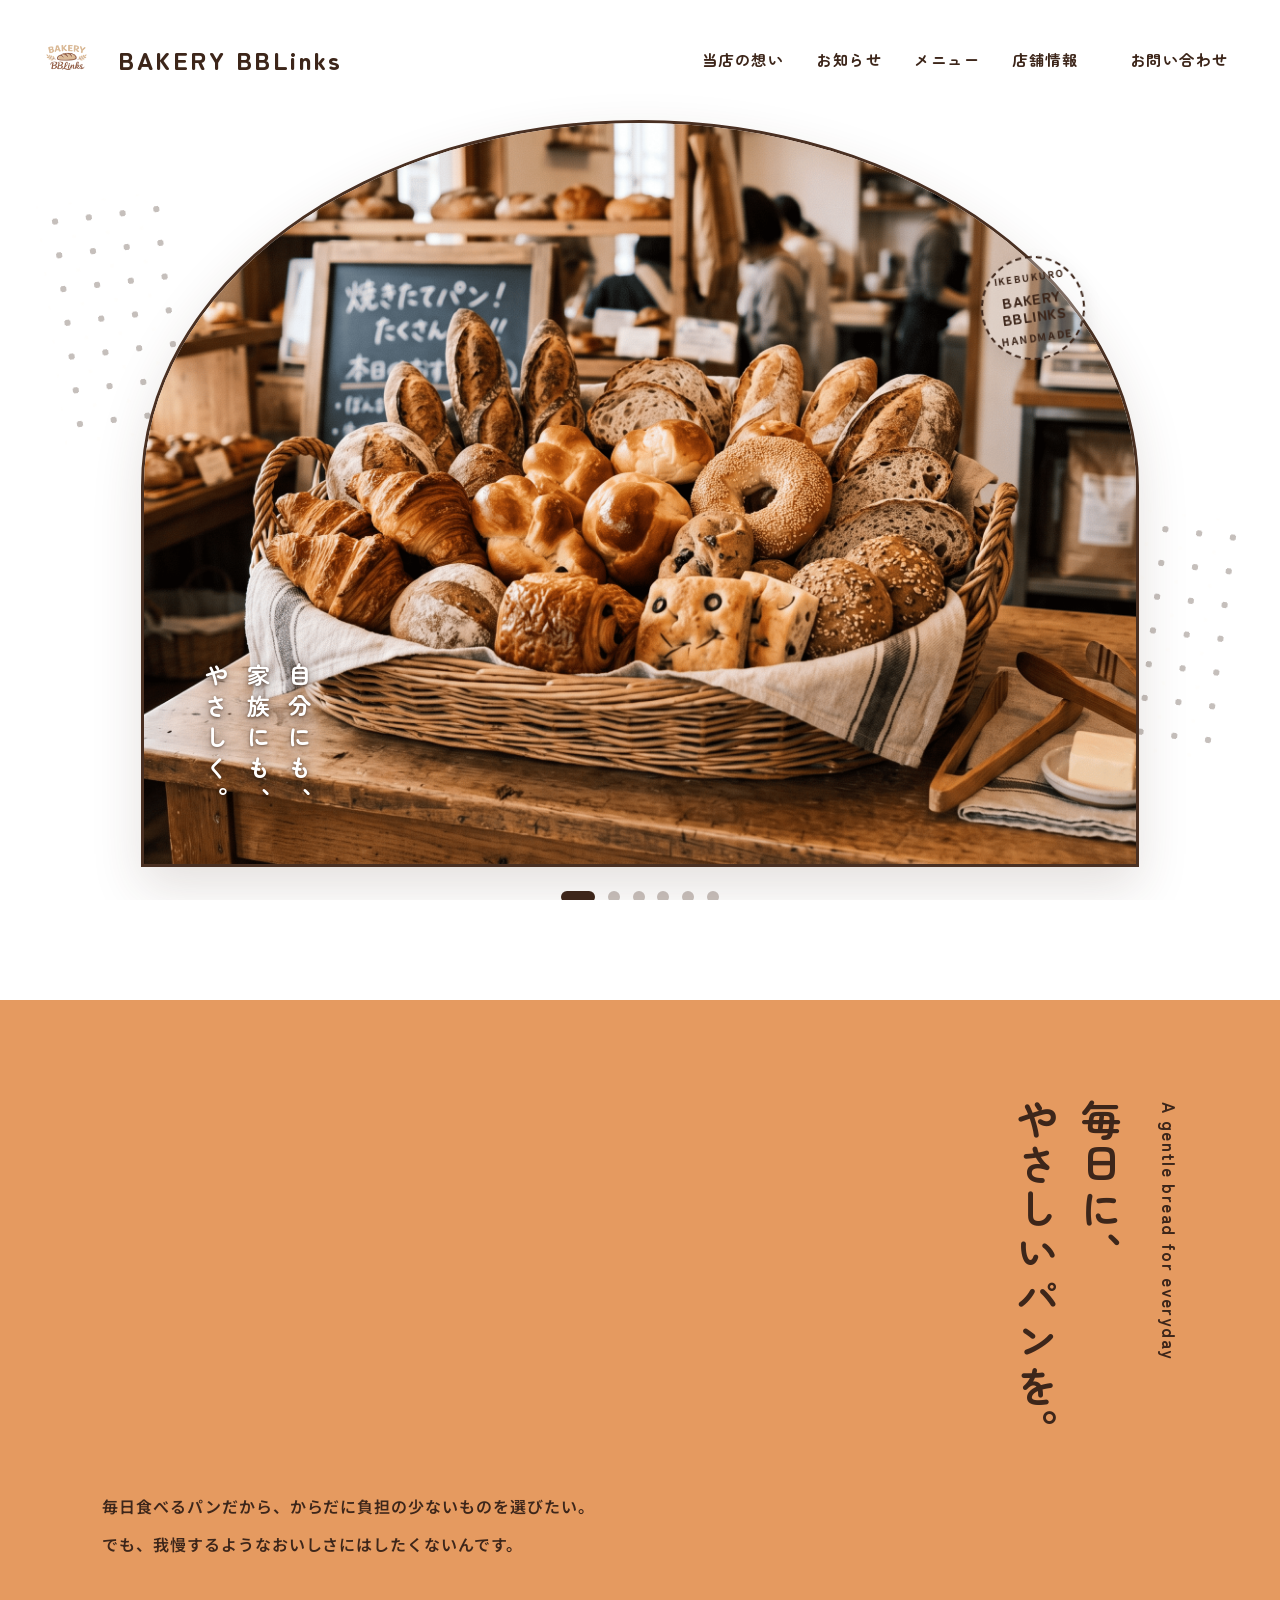
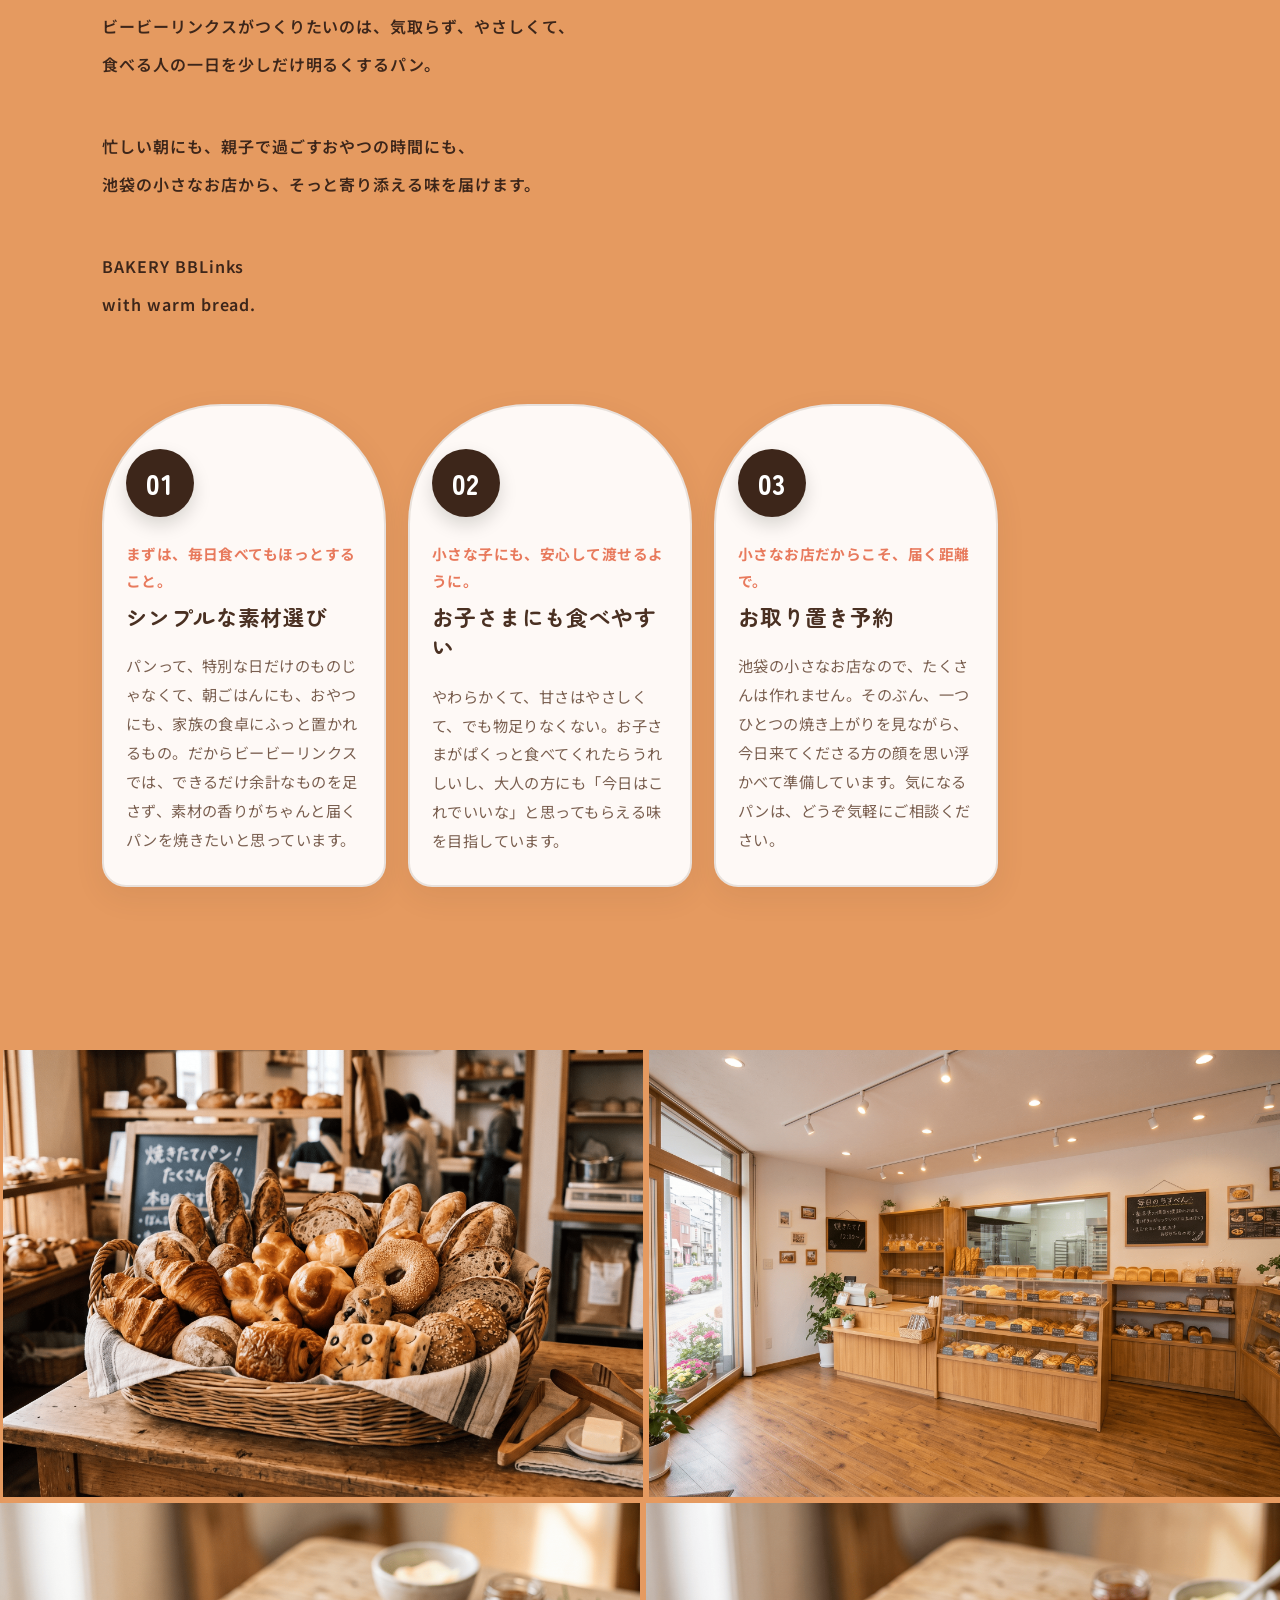
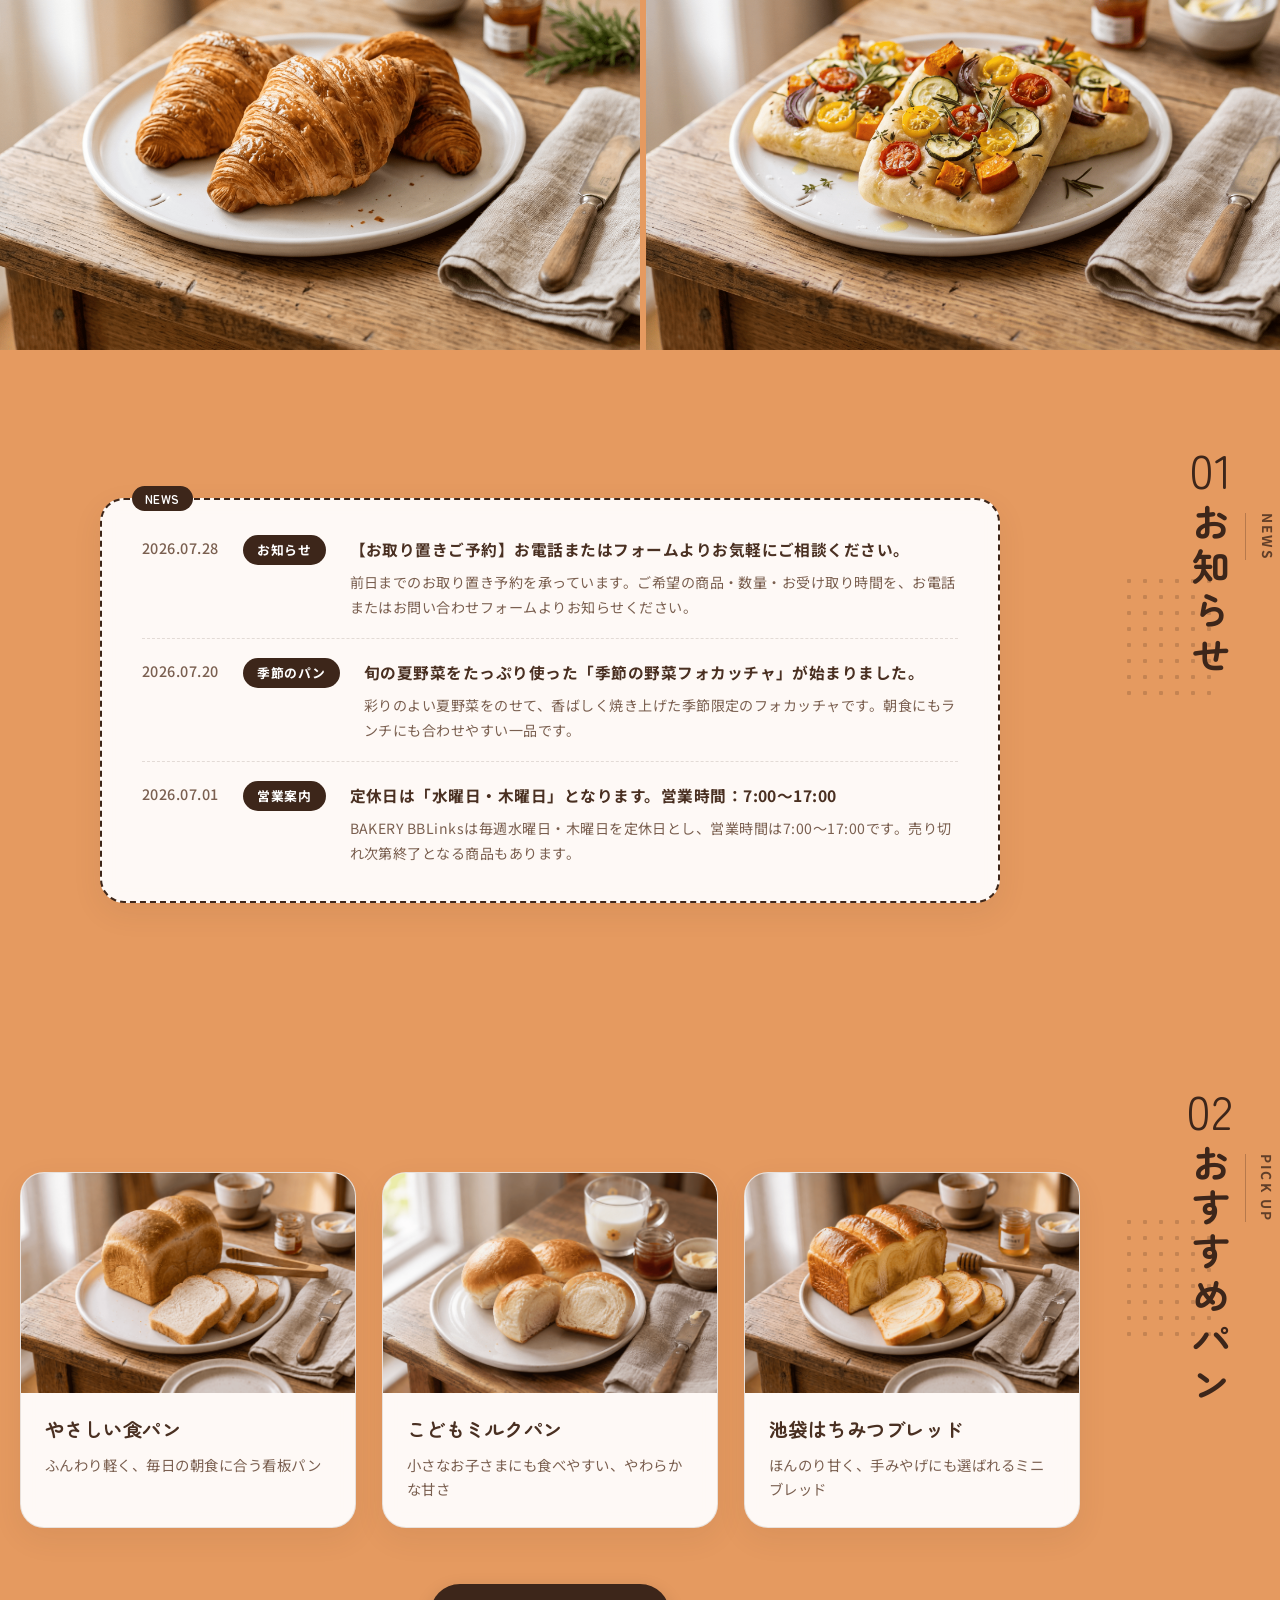
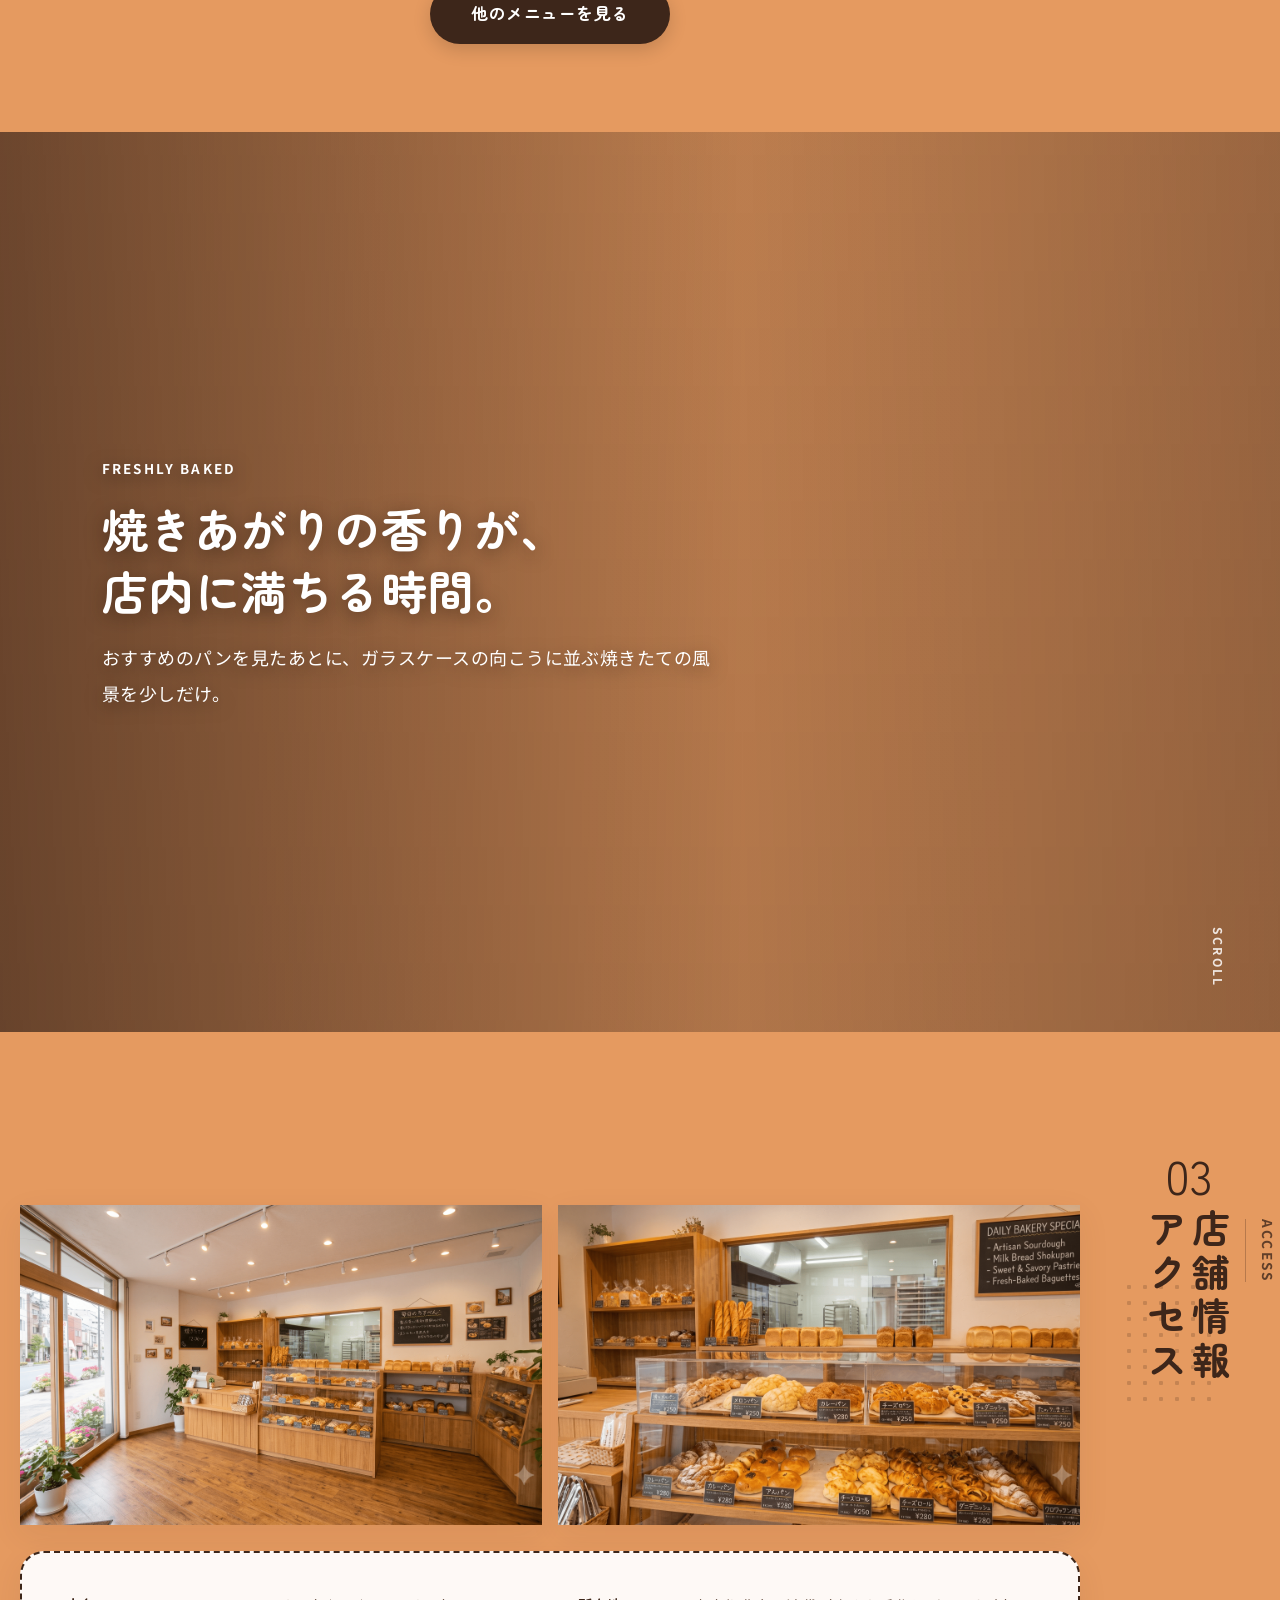
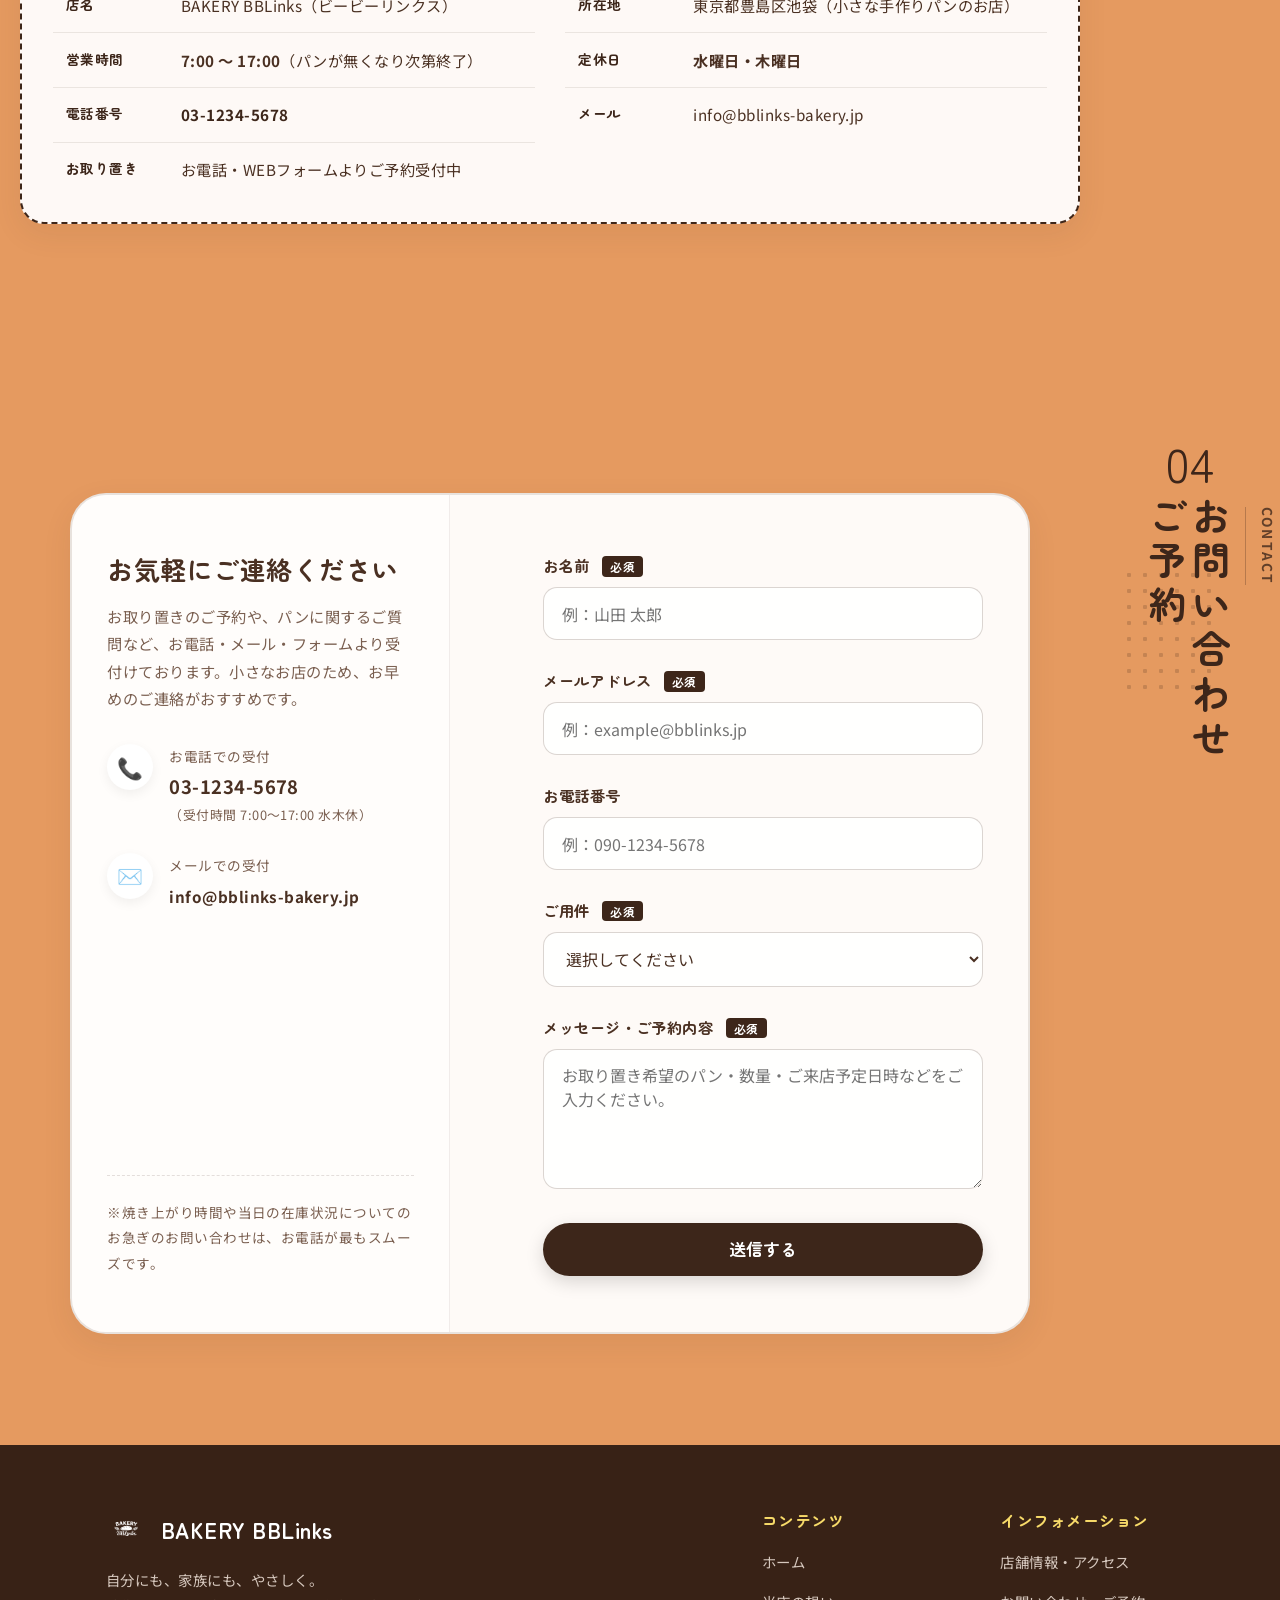
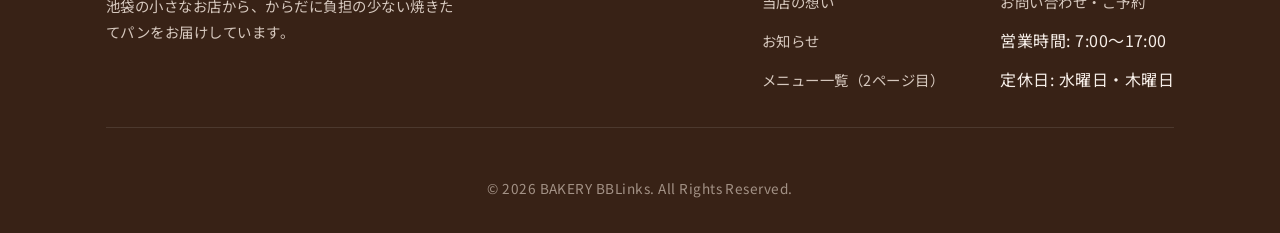
<file: index.html>
<!DOCTYPE html>
<html lang="ja">

<head>
  <meta charset="UTF-8">
  <meta name="viewport" content="width=device-width, initial-scale=1.0">
  <title>BAKERY BBLinks | 池袋のからだにやさしい手作りパン屋さん</title>
  <meta name="description"
    content="池袋の小さなお店 BAKERY BBLinks。毎日の食卓にそっと寄り添う、からだに負担の少ないシンプルで美味しいパンをお届けします。営業時間7:00～17:00（水木定休）。">
  <link rel="stylesheet" href="css/styles.css">
</head>

<body>

  <!-- flore.tokyo Exact Replication Hero Section -->
  <section class="flore-hero-section">
    <!-- Side Decorative Arch Background Shapes -->
    <div class="flore-side-arch flore-side-arch-left"></div>
    <div class="flore-side-arch flore-side-arch-right"></div>
    <div class="flore-side-dots flore-side-dots-left"></div>
    <div class="flore-side-dots flore-side-dots-right"></div>

    <!-- Top Navigation Bar -->
    <div class="flore-top-bar">
      <a href="index.html" class="flore-logo-area">
        <img src="images/店舗ロゴ.png" alt="BAKERY BBLinks ロゴ">
        <span class="flore-logo-title">BAKERY BBLinks</span>
      </a>

      <button class="flore-mobile-toggle" id="mobileMenuToggle" aria-label="メニューを開く">☰</button>

      <nav id="mainNav">
        <ul class="flore-nav-list">
          <li><a href="#concept" class="flore-nav-link">当店の想い</a></li>
          <li><a href="#news" class="flore-nav-link">お知らせ</a></li>
          <li><a href="menu.html" class="flore-nav-link">メニュー</a></li>
          <li><a href="#access" class="flore-nav-link">店舗情報</a></li>
          <li><a href="#contact" class="flore-nav-link"
              style="background: rgba(255,255,255,0.4); padding: 0.4rem 1.2rem; border-radius: 99px;">お問い合わせ</a></li>
        </ul>
      </nav>
    </div>

    <!-- Main Stage Grid: Center Arch Window Slider -->
    <div class="flore-hero-stage">

      <!-- Center Area: Big Arch Window Photo Frame (7-second Slider) -->
      <div class="flore-center-arch-frame">
        <!-- Floating Butterfly / Character Decoration -->
        <div class="flore-char-decoration">
          <img src="images/imageキャラクター.png" alt="BBLinks キャラクター">
        </div>

        <!-- 7-second Photo Slider -->
        <div class="flore-slider-wrapper">
          <!-- Slide 1 -->
          <div class="arch-slide active">
            <img src="images/パン1.png" alt="BAKERY BBLinks 焼きたてパン">
          </div>
          <!-- Slide 2 -->
          <div class="arch-slide">
            <img src="images/店内1.png" alt="BAKERY BBLinks 店内の様子">
          </div>
          <!-- Slide 3 -->
          <div class="arch-slide">
            <img src="images/やさしい食パン.png" alt="看板メニュー やさしい食パン">
          </div>
          <!-- Slide 4 -->
          <div class="arch-slide">
            <img src="images/クロワッサン.png" alt="発酵バターのクロワッサン">
          </div>
          <!-- Slide 5 -->
          <div class="arch-slide">
            <img src="images/季節の野菜フォカッチャ.png" alt="季節の野菜フォカッチャ">
          </div>
          <!-- Slide 6 -->
          <div class="arch-slide">
            <img src="images/店内_ガラスケースのアップ写真.png" alt="ガラスケースのパンたち">
          </div>
        </div>

        <!-- Overlay Copy ("自分にも、家族にも、やさしく。") -->
        <div class="flore-left-copy">
          <div class="flore-vertical-text">自分にも、<br>家族にも、<br>やさしく。</div>
        </div>

      </div>

      <!-- Overlay Stamp Badge ("IKEBUKURO / BBLINKS") -->
      <div class="flore-right-badge-area">
        <div class="flore-circle-badge">
          <span class="sub">IKEBUKURO</span>
          <span class="main-txt">BAKERY<br>BBLINKS</span>
          <span class="sub" style="font-size: 0.65rem;">HANDMADE</span>
        </div>
      </div>

    </div>

    <!-- Bottom Dots & Action Buttons -->
    <div class="flore-hero-footer">
      <div class="arch-slider-dots" id="archSliderDots"></div>
    </div>
  </section>

  <main id="contents" class="page-contents">
    <!-- Concept Section (Must Include Full Designated Text) -->
    <section class="concept-section" id="concept">
      <div class="concept-title-rail">
        <div class="concept-copy-area">
          <p class="concept-copy-en">A gentle bread for everyday</p>
          <h2 class="concept-copy">毎日に、<br>やさしいパンを。</h2>
        </div>
      </div>

      <div class="concept-text">
        <p>毎日食べるパンだから、からだに負担の少ないものを選びたい。<br class="pc-only">でも、我慢するようなおいしさにはしたくないんです。</p>
        <p>ビービーリンクスがつくりたいのは、気取らず、やさしくて、<br class="pc-only">食べる人の一日を少しだけ明るくするパン。</p>
        <p>忙しい朝にも、親子で過ごすおやつの時間にも、<br class="pc-only">池袋の小さなお店から、そっと寄り添える味を届けます。</p>
        <p>BAKERY BBLinks<br>with warm bread.</p>
      </div>

      <div class="concept-points-inline">
        <div class="points-grid">
          <div class="arch-point-card">
            <div class="point-num-badge">01</div>
            <div class="point-sub">まずは、毎日食べてもほっとすること。</div>
            <h3 class="point-title">シンプルな素材選び</h3>
            <p class="point-desc">
              パンって、特別な日だけのものじゃなくて、朝ごはんにも、おやつにも、家族の食卓にふっと置かれるもの。だからビービーリンクスでは、できるだけ余計なものを足さず、素材の香りがちゃんと届くパンを焼きたいと思っています。
            </p>
          </div>

          <div class="arch-point-card">
            <div class="point-num-badge">02</div>
            <div class="point-sub">小さな子にも、安心して渡せるように。</div>
            <h3 class="point-title">お子さまにも食べやすい</h3>
            <p class="point-desc">
              やわらかくて、甘さはやさしくて、でも物足りなくない。お子さまがぱくっと食べてくれたらうれしいし、大人の方にも「今日はこれでいいな」と思ってもらえる味を目指しています。
            </p>
          </div>

          <div class="arch-point-card">
            <div class="point-num-badge">03</div>
            <div class="point-sub">小さなお店だからこそ、届く距離で。</div>
            <h3 class="point-title">お取り置き予約</h3>
            <p class="point-desc">
              池袋の小さなお店なので、たくさんは作れません。そのぶん、一つひとつの焼き上がりを見ながら、今日来てくださる方の顔を思い浮かべて準備しています。気になるパンは、どうぞ気軽にご相談ください。
            </p>
          </div>
        </div>
      </div>
    </section>

    <section class="concept-imgarea" aria-label="BAKERY BBLinksのパンと店内風景">
      <div class="scroll-infinity-wrap">
        <ul class="scroll-infinity-list scroll-infinity-list-left">
          <li class="scroll-infinity-item"><img src="images/パン1.png" alt="焼きたてパン"></li>
          <li class="scroll-infinity-item"><img src="images/店内1.png" alt="店内風景"></li>
          <li class="scroll-infinity-item"><img src="images/やさしい食パン.png" alt="やさしい食パン"></li>
          <li class="scroll-infinity-item"><img src="images/クロワッサン.png" alt="クロワッサン"></li>
          <li class="scroll-infinity-item"><img src="images/季節の野菜フォカッチャ.png" alt="季節の野菜フォカッチャ"></li>
          <li class="scroll-infinity-item"><img src="images/店内_ガラスケースのアップ写真.png" alt="ガラスケースのパン"></li>
          <li class="scroll-infinity-item"><img src="images/パン1.png" alt=""></li>
          <li class="scroll-infinity-item"><img src="images/店内1.png" alt=""></li>
          <li class="scroll-infinity-item"><img src="images/やさしい食パン.png" alt=""></li>
          <li class="scroll-infinity-item"><img src="images/クロワッサン.png" alt=""></li>
          <li class="scroll-infinity-item"><img src="images/季節の野菜フォカッチャ.png" alt=""></li>
          <li class="scroll-infinity-item"><img src="images/店内_ガラスケースのアップ写真.png" alt=""></li>
        </ul>
      </div>

      <div class="scroll-infinity-wrap">
        <ul class="scroll-infinity-list scroll-infinity-list-right">
          <li class="scroll-infinity-item"><img src="images/クロワッサン.png" alt=""></li>
          <li class="scroll-infinity-item"><img src="images/季節の野菜フォカッチャ.png" alt=""></li>
          <li class="scroll-infinity-item"><img src="images/店内_ガラスケースのアップ写真.png" alt=""></li>
          <li class="scroll-infinity-item"><img src="images/パン1.png" alt=""></li>
          <li class="scroll-infinity-item"><img src="images/店内1.png" alt=""></li>
          <li class="scroll-infinity-item"><img src="images/やさしい食パン.png" alt=""></li>
          <li class="scroll-infinity-item"><img src="images/クロワッサン.png" alt=""></li>
          <li class="scroll-infinity-item"><img src="images/季節の野菜フォカッチャ.png" alt=""></li>
          <li class="scroll-infinity-item"><img src="images/店内_ガラスケースのアップ写真.png" alt=""></li>
          <li class="scroll-infinity-item"><img src="images/パン1.png" alt=""></li>
          <li class="scroll-infinity-item"><img src="images/店内1.png" alt=""></li>
          <li class="scroll-infinity-item"><img src="images/やさしい食パン.png" alt=""></li>
        </ul>
      </div>
    </section>

    <!-- News Section -->
    <section class="news-section" id="news">
      <div class="container">
        <div class="section-title">
          <span class="en">News</span>
          <h2 class="ja">お知らせ</h2>
        </div>

        <div class="news-card">
          <ul class="news-list">
            <li class="news-item">
              <span class="news-date">2026.07.28</span>
              <span class="news-tag">お知らせ</span>
              <div class="news-content">
                <a href="#news-modal" class="news-text news-popup-trigger" data-news-date="2026.07.28"
                  data-news-tag="お知らせ" data-news-title="【お取り置きご予約】お電話またはフォームよりお気軽にご相談ください。"
                  data-news-body="前日までのお取り置き予約を承っています。ご希望の商品・数量・お受け取り時間を、お電話またはお問い合わせフォームよりお知らせください。焼き上がり状況によりご希望に添えない場合もありますが、できるだけご用意できるようにいたします。">【お取り置きご予約】お電話またはフォームよりお気軽にご相談ください。</a>
                <p class="news-excerpt">前日までのお取り置き予約を承っています。ご希望の商品・数量・お受け取り時間を、お電話またはお問い合わせフォームよりお知らせください。</p>
              </div>
            </li>
            <li class="news-item">
              <span class="news-date">2026.07.20</span>
              <span class="news-tag">季節のパン</span>
              <div class="news-content">
                <a href="#news-modal" class="news-text news-popup-trigger" data-news-date="2026.07.20"
                  data-news-tag="季節のパン" data-news-title="旬の夏野菜をたっぷり使った「季節の野菜フォカッチャ」が始まりました。"
                  data-news-body="彩りのよい夏野菜をのせて、香ばしく焼き上げた季節限定のフォカッチャです。朝食にもランチにも合わせやすい、やさしい塩気の一品です。数量限定のため、気になる方は早めの時間帯がおすすめです。">旬の夏野菜をたっぷり使った「季節の野菜フォカッチャ」が始まりました。</a>
                <p class="news-excerpt">彩りのよい夏野菜をのせて、香ばしく焼き上げた季節限定のフォカッチャです。朝食にもランチにも合わせやすい一品です。</p>
              </div>
            </li>
            <li class="news-item">
              <span class="news-date">2026.07.01</span>
              <span class="news-tag">営業案内</span>
              <div class="news-content">
                <a href="#news-modal" class="news-text news-popup-trigger" data-news-date="2026.07.01"
                  data-news-tag="営業案内" data-news-title="定休日は「水曜日・木曜日」となります。営業時間：7:00～17:00"
                  data-news-body="BAKERY BBLinksは毎週水曜日・木曜日を定休日とし、営業時間は7:00〜17:00です。売り切れ次第終了となる商品もありますので、まとまった数をご希望の場合は事前のご相談がおすすめです。">定休日は「水曜日・木曜日」となります。営業時間：7:00～17:00</a>
                <p class="news-excerpt">BAKERY BBLinksは毎週水曜日・木曜日を定休日とし、営業時間は7:00〜17:00です。売り切れ次第終了となる商品もあります。</p>
              </div>
            </li>
          </ul>
        </div>
      </div>
    </section>

    <div class="news-modal" id="newsModal" aria-hidden="true">
      <div class="news-modal-backdrop" data-news-modal-close></div>
      <div class="news-modal-dialog" role="dialog" aria-modal="true" aria-labelledby="newsModalTitle">
        <button class="news-modal-close" type="button" aria-label="ポップアップを閉じる" data-news-modal-close>×</button>
        <div class="news-modal-meta">
          <span class="news-modal-date" id="newsModalDate"></span>
          <span class="news-modal-tag" id="newsModalTag"></span>
        </div>
        <h3 class="news-modal-title" id="newsModalTitle"></h3>
        <p class="news-modal-body" id="newsModalBody"></p>
        <img src="images/imageキャラクター.png" alt="BAKERY BBLinks キャラクター" class="news-modal-character">
      </div>
    </div>

    <!-- Pick Up / Recommendation Section -->
    <section class="featured-section section-padding">
      <div class="container">
        <div class="section-title">
          <span class="en">Pick Up</span>
          <h2 class="ja">おすすめパン</h2>
        </div>

        <div class="menu-cards-grid">
          <!-- やさしい食パン -->
          <div class="menu-card">
            <div class="menu-card-img-wrap">
              <img src="images/やさしい食パン.png" alt="やさしい食パン" class="menu-card-img">
            </div>
            <div class="menu-card-body">
              <h3 class="menu-card-title">やさしい食パン</h3>
              <p class="menu-card-desc">ふんわり軽く、毎日の朝食に合う看板パン</p>
            </div>
          </div>

          <!-- こどもミルクパン -->
          <div class="menu-card">
            <div class="menu-card-img-wrap">
              <img src="images/こどもミルクパン.png" alt="こどもミルクパン" class="menu-card-img">
            </div>
            <div class="menu-card-body">
              <h3 class="menu-card-title">こどもミルクパン</h3>
              <p class="menu-card-desc">小さなお子さまにも食べやすい、やわらかな甘さ</p>
            </div>
          </div>

          <!-- 池袋はちみつブレッド -->
          <div class="menu-card">
            <div class="menu-card-img-wrap">
              <img src="images/池袋はちみつブレッド.png" alt="池袋はちみつブレッド" class="menu-card-img">
            </div>
            <div class="menu-card-body">
              <h3 class="menu-card-title">池袋はちみつブレッド</h3>
              <p class="menu-card-desc">ほんのり甘く、手みやげにも選ばれるミニブレッド</p>
            </div>
          </div>
        </div>

        <div class="btn-center-wrap">
          <a href="menu.html" class="btn-primary">他のメニューを見る</a>
        </div>
      </div>
    </section>

    <!-- Full Screen Bakery Scene Section -->
    <section class="bakery-immersive-section" aria-label="焼きたてパンの風景">
      <div class="bakery-immersive-fixed" role="img" aria-label="ガラスケースに並ぶ焼きたてパン">
        <div class="bakery-immersive-copy">
          <span class="bakery-immersive-kicker">Freshly Baked</span>
          <h2>焼きあがりの香りが、<br>店内に満ちる時間。</h2>
          <p>おすすめのパンを見たあとに、ガラスケースの向こうに並ぶ焼きたての風景を少しだけ。</p>
        </div>
        <div class="bakery-immersive-scroll">SCROLL</div>
      </div>
    </section>

    <!-- Store Info & Access Section -->
    <section class="store-info-section section-padding" id="access">
      <div class="container">
        <div class="section-title">
          <span class="en">Access</span>
          <h2 class="ja">店舗情報<br>アクセス</h2>
        </div>

        <div class="store-card-wrapper">
          <div class="store-grid">
            <div class="store-gallery" aria-label="BAKERY BBLinksの店内写真">
              <img src="images/店内1.png" alt="BAKERY BBLinks 店内" class="gallery-img">
              <img src="images/店内_ガラスケースのアップ写真.png" alt="ガラスケースのパン" class="gallery-img">
            </div>

            <div class="store-info-panel">
              <table class="store-detail-table">
                <tr>
                  <th>店名</th>
                  <td>BAKERY BBLinks（ビービーリンクス）</td>
                </tr>
                <tr>
                  <th>所在地</th>
                  <td>東京都豊島区池袋（小さな手作りパンのお店）</td>
                </tr>
                <tr>
                  <th>営業時間</th>
                  <td><strong>7:00 ～ 17:00</strong>（パンが無くなり次第終了）</td>
                </tr>
                <tr>
                  <th>定休日</th>
                  <td><strong>水曜日・木曜日</strong></td>
                </tr>
                <tr>
                  <th>電話番号</th>
                  <td><a href="tel:03-1234-5678"
                      style="color: var(--text-flore-dark); font-weight: bold;">03-1234-5678</a></td>
                </tr>
                <tr>
                  <th>メール</th>
                  <td><a href="mailto:info@bblinks-bakery.jp">info@bblinks-bakery.jp</a></td>
                </tr>
                <tr>
                  <th>お取り置き</th>
                  <td>お電話・WEBフォームよりご予約受付中</td>
                </tr>
              </table>
            </div>
          </div>
        </div>
      </div>
    </section>

    <!-- Contact Form Section -->
    <section class="contact-section section-padding" id="contact">
      <div class="container">
        <div class="section-title">
          <span class="en">Contact</span>
          <h2 class="ja">お問い合わせ<br>ご予約</h2>
        </div>

        <div class="contact-wrapper">
          <!-- Contact Direct Info -->
          <div class="contact-info-box">
            <div>
              <h3 class="contact-info-title">お気軽にご連絡ください</h3>
              <p class="contact-info-desc">
                お取り置きのご予約や、パンに関するご質問など、お電話・メール・フォームより受付けております。小さなお店のため、お早めのご連絡がおすすめです。
              </p>
              <div class="contact-direct-list">
                <div class="contact-direct-item">
                  <div class="contact-icon">📞</div>
                  <div>
                    <div class="contact-direct-label">お電話での受付</div>
                    <div class="contact-direct-val"><a href="tel:03-1234-5678">03-1234-5678</a></div>
                    <div style="font-size: 0.8rem; color: var(--text-muted);">（受付時間 7:00〜17:00 水木休）</div>
                  </div>
                </div>

                <div class="contact-direct-item">
                  <div class="contact-icon">✉️</div>
                  <div>
                    <div class="contact-direct-label">メールでの受付</div>
                    <div class="contact-direct-val"><a href="mailto:info@bblinks-bakery.jp"
                        style="font-size: 0.95rem;">info@bblinks-bakery.jp</a></div>
                  </div>
                </div>
              </div>
            </div>

            <div style="margin-top: 2rem; padding-top: 1.5rem; border-top: 1px dashed rgba(74, 48, 34, 0.15);">
              <p style="font-size: 0.85rem; color: var(--text-muted);">
                ※焼き上がり時間や当日の在庫状況についてのお急ぎのお問い合わせは、お電話が最もスムーズです。
              </p>
            </div>
          </div>

          <!-- Form Area -->
          <div class="contact-form-box">
            <div id="formSuccessMessage" role="status" aria-live="polite"
              style="display: none; background: rgba(255,255,255,0.9); border: 2px solid var(--text-flore-dark); padding: 1.2rem; border-radius: var(--border-radius-sm); margin-bottom: 1.5rem; text-align: center;">
              <p style="font-weight: bold; color: var(--text-flore-dark);">送信完了しました</p>
              <p style="font-size: 0.9rem; margin-top: 0.4rem;">内容を確認次第、折り返しご連絡いたします。</p>
            </div>

            <form id="bakeryContactForm">
              <input type="hidden" name="access_key" value="2ae0ad49-0ae6-4089-946b-30d89a0eb9bd">
              <input type="hidden" name="subject" value="BAKERY BBLinks お問い合わせフォーム">
              <input type="hidden" name="from_name" value="BAKERY BBLinks Webサイト">
              <div class="form-group">
                <label for="userName" class="form-label">お名前 <span class="required">必須</span></label>
                <input type="text" id="userName" name="name" class="form-control" placeholder="例：山田 太郎" required>
              </div>

              <div class="form-group">
                <label for="userEmail" class="form-label">メールアドレス <span class="required">必須</span></label>
                <input type="email" id="userEmail" name="email" class="form-control" placeholder="例：example@bblinks.jp" required>
              </div>

              <div class="form-group">
                <label for="userPhone" class="form-label">お電話番号</label>
                <input type="tel" id="userPhone" name="phone" class="form-control" placeholder="例：090-1234-5678">
              </div>

              <div class="form-group">
                <label for="contactType" class="form-label">ご用件 <span class="required">必須</span></label>
                <select id="contactType" name="contact_type" class="form-control" required>
                  <option value="">選択してください</option>
                  <option value="取り置き予約">パンのお取り置き予約</option>
                  <option value="商品について">商品・アレルギーに関するご質問</option>
                  <option value="その他">その他のお問い合わせ</option>
                </select>
              </div>

              <div class="form-group">
                <label for="userMessage" class="form-label">メッセージ・ご予約内容 <span class="required">必須</span></label>
                <textarea id="userMessage" name="message" class="form-control" placeholder="お取り置き希望のパン・数量・ご来店予定日時などをご入力ください。"
                  required></textarea>
              </div>

              <button type="submit" class="btn-primary" style="width: 100%; justify-content: center;">送信する</button>
            </form>
          </div>
        </div>
      </div>
    </section>

  </main>

  <!-- Footer Section -->
  <footer class="site-footer">
    <div class="container">
      <div class="footer-content">
        <div class="footer-brand">
          <div class="footer-logo">
            <img src="images/店舗ロゴ.png" alt="BAKERY BBLinks">
            <span>BAKERY BBLinks</span>
          </div>
          <p class="footer-desc">
            自分にも、家族にも、やさしく。<br>
            池袋の小さなお店から、からだに負担の少ない焼きたてパンをお届けしています。
          </p>
        </div>

        <div class="footer-links">
          <div class="footer-links-col">
            <h4>コンテンツ</h4>
            <ul class="footer-nav-list">
              <li><a href="index.html">ホーム</a></li>
              <li><a href="#concept">当店の想い</a></li>
              <li><a href="#news">お知らせ</a></li>
              <li><a href="menu.html">メニュー一覧（2ページ目）</a></li>
            </ul>
          </div>

          <div class="footer-links-col">
            <h4>インフォメーション</h4>
            <ul class="footer-nav-list">
              <li><a href="#access">店舗情報・アクセス</a></li>
              <li><a href="#contact">お問い合わせ・ご予約</a></li>
              <li>営業時間: 7:00〜17:00</li>
              <li>定休日: 水曜日・木曜日</li>
            </ul>
          </div>
        </div>
      </div>

      <div class="footer-copyright">
        &copy; 2026 BAKERY BBLinks. All Rights Reserved.
      </div>
    </div>
  </footer>

  <script src="js/main.js"></script>
</body>

</html>
</file>
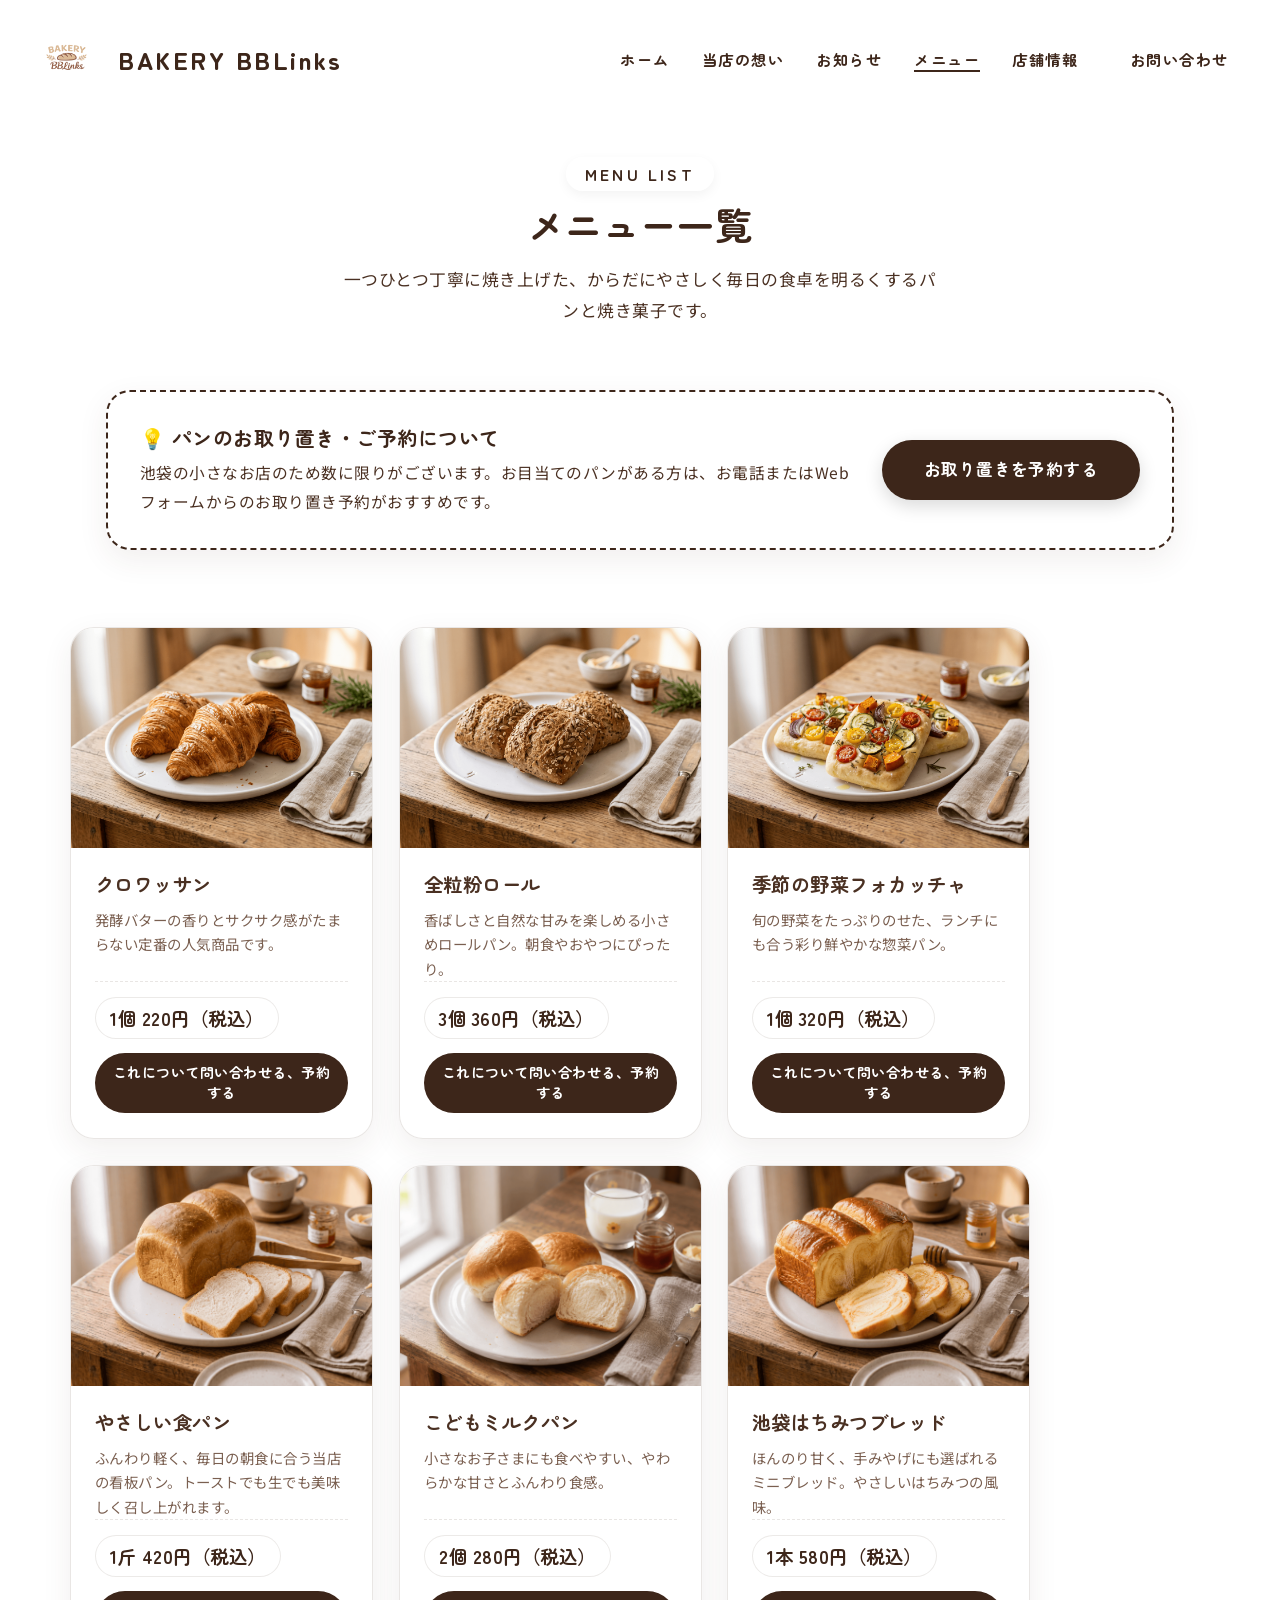
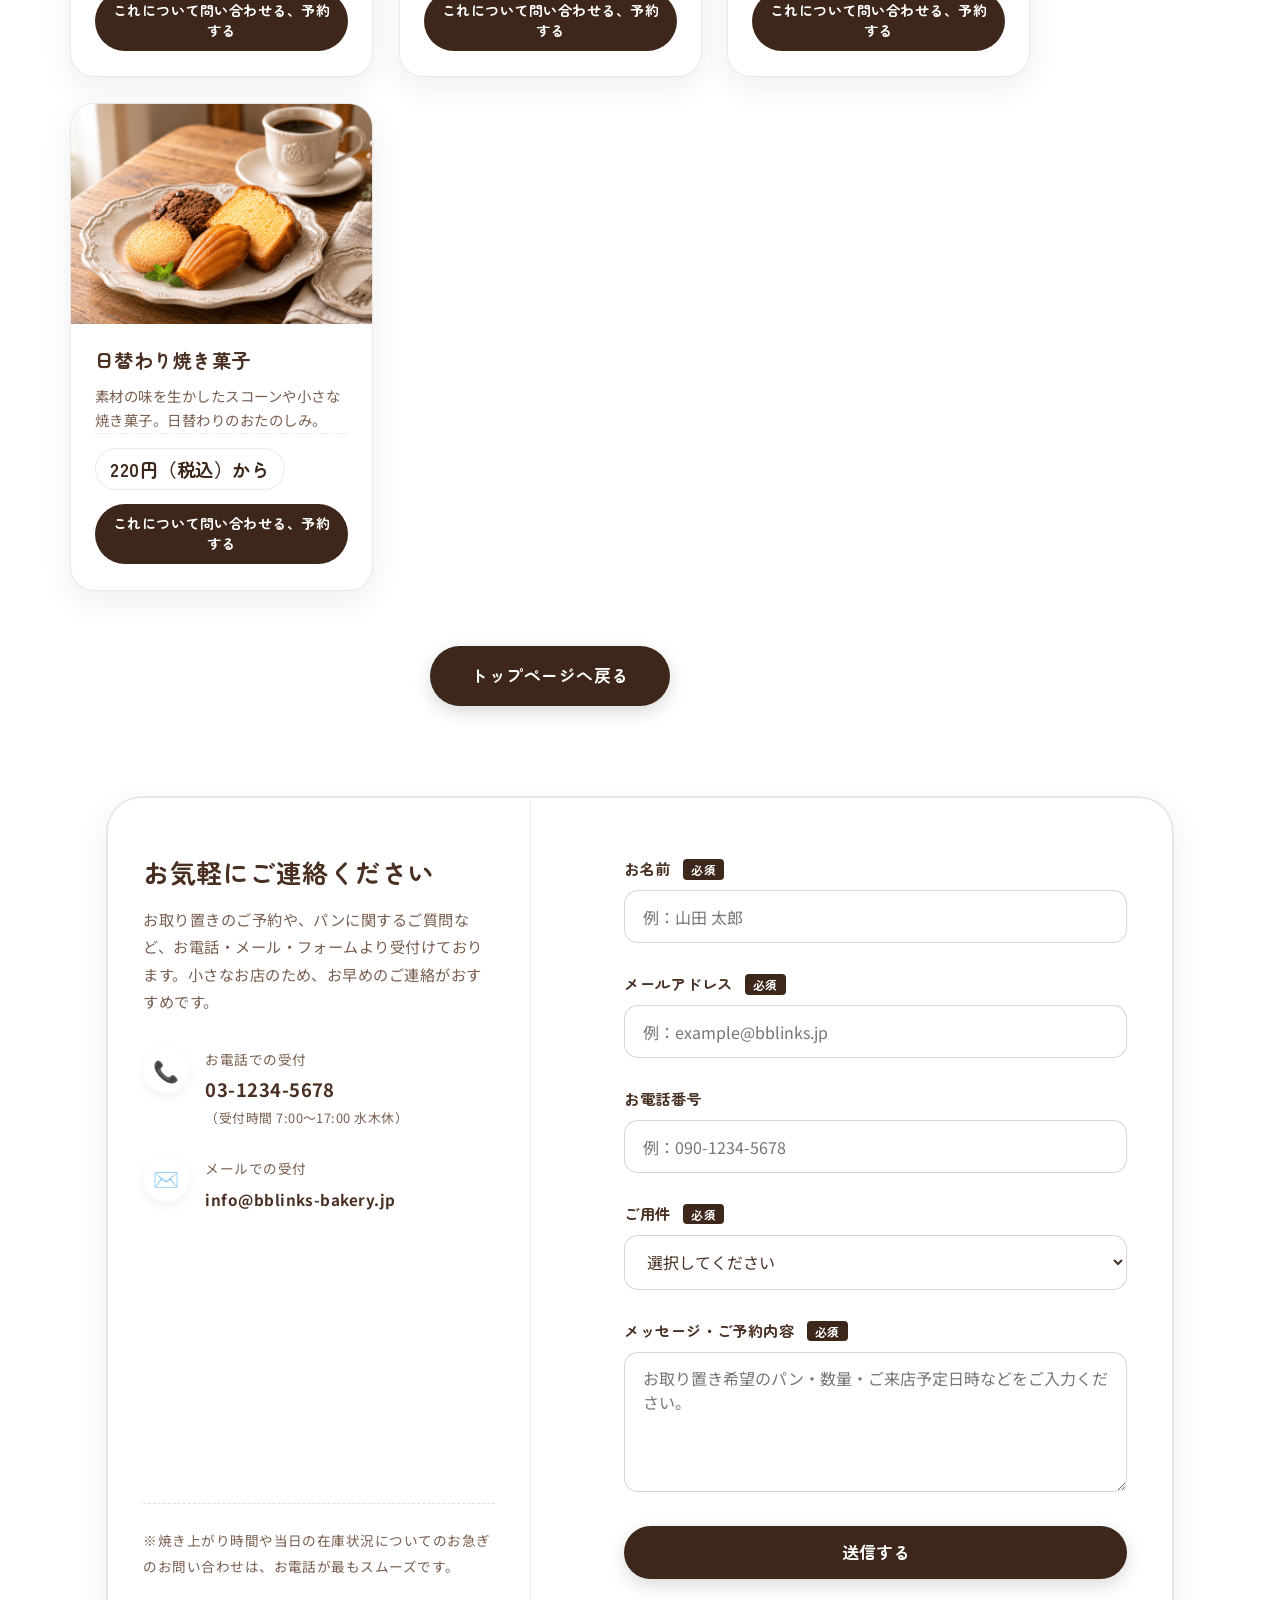
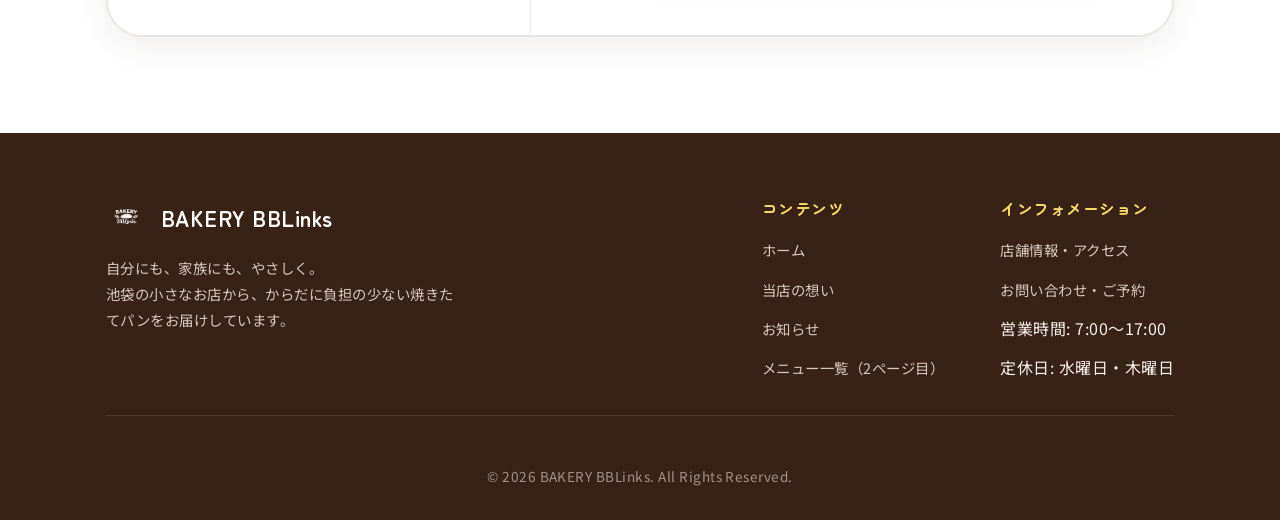
<file: menu.html>
<!DOCTYPE html>
<html lang="ja">

<head>
  <meta charset="UTF-8">
  <meta name="viewport" content="width=device-width, initial-scale=1.0">
  <title>メニュー | BAKERY BBLinks - 池袋のからだにやさしいパン</title>
  <meta name="description"
    content="BAKERY BBLinksの全メニュー一覧。やさしい食パン、こどもミルクパン、クロワッサン、季節の野菜フォカッチャなど、シンプルでからだに負担の少ない手作りパンと焼き菓子をご紹介。">
  <link rel="stylesheet" href="css/styles.css?v=20260817-menu-fix">
  <style>
    .page-header {
      background: transparent;
      color: var(--text-flore-dark);
      padding: 2.5rem 1rem 3rem;
      text-align: center;
    }

    .page-header h1 {
      font-size: 2.3rem;
      color: var(--text-flore-dark);
      margin-bottom: 0.8rem;
    }

    .page-header p {
      color: var(--text-main);
      font-size: 1.05rem;
      max-width: 600px;
      margin: 0 auto;
    }

    .reservation-banner {
      background: rgba(255, 255, 255, 0.94);
      backdrop-filter: blur(8px);
      border: 2px dashed var(--text-flore-dark);
      border-radius: var(--border-radius-md);
      padding: 2rem;
      margin-bottom: 3.5rem;
      display: flex;
      align-items: center;
      justify-content: space-between;
      gap: 1.5rem;
      box-shadow: var(--shadow-soft);
    }

    @media (max-width: 768px) {
      .reservation-banner {
        flex-direction: column;
        text-align: center;
      }
    }
  </style>
</head>

<body class="menu-page">

  <!-- Unified Top Bar Header -->
  <header style="padding: 1.5rem 2rem 0.5rem; width: 100%;">
    <div class="flore-top-bar">
      <a href="index.html" class="flore-logo-area">
        <img src="images/店舗ロゴ.png" alt="BAKERY BBLinks ロゴ">
        <span class="flore-logo-title">BAKERY BBLinks</span>
      </a>

      <button class="flore-mobile-toggle" id="mobileMenuToggle" aria-label="メニューを開く">☰</button>

      <nav id="mainNav">
        <ul class="flore-nav-list">
          <li><a href="index.html" class="flore-nav-link">ホーム</a></li>
          <li><a href="index.html#concept" class="flore-nav-link">当店の想い</a></li>
          <li><a href="index.html#news" class="flore-nav-link">お知らせ</a></li>
          <li><a href="menu.html" class="flore-nav-link"
              style="border-bottom: 2px solid var(--text-flore-dark);">メニュー</a></li>
          <li><a href="index.html#access" class="flore-nav-link">店舗情報</a></li>
          <li><a href="#contact" class="flore-nav-link"
              style="background: rgba(255,255,255,0.7); padding: 0.4rem 1.2rem; border-radius: 99px;">お問い合わせ</a></li>
        </ul>
      </nav>
    </div>
  </header>

  <!-- Page Header -->
  <div class="page-header">
    <div class="container">
      <span
        style="color: var(--text-flore-dark); font-weight: bold; font-family: var(--font-heading); letter-spacing: 0.2em; background: rgba(255,255,255,0.75); padding: 0.3rem 1.2rem; border-radius: 99px; box-shadow: 0 4px 12px rgba(0,0,0,0.05);">MENU
        LIST</span>
      <h1 style="margin-top: 0.6rem;">メニュー一覧</h1>
      <p>一つひとつ丁寧に焼き上げた、からだにやさしく毎日の食卓を明るくするパンと焼き菓子です。</p>
    </div>
  </div>

  <!-- Menu Grid Container -->
  <main class="section-padding" style="padding-top: 1rem;">
    <div class="container">

      <!-- Reservation Banner -->
      <div class="reservation-banner">
        <div>
          <h3 style="color: var(--text-flore-dark); margin-bottom: 0.4rem; font-size: 1.25rem;">💡 パンのお取り置き・ご予約について</h3>
          <p style="font-size: 0.98rem; color: var(--text-main);">
            池袋の小さなお店のため数に限りがございます。お目当てのパンがある方は、お電話またはWebフォームからのお取り置き予約がおすすめです。
          </p>
        </div>
        <a href="#contact" class="btn-primary" style="white-space: nowrap;">お取り置きを予約する</a>
      </div>

      <!-- All 7 Products Grid -->
      <div class="menu-cards-grid">

        <!-- 1. クロワッサン -->
        <div class="menu-card">
          <div class="menu-card-img-wrap">
            <img src="images/クロワッサン.png" alt="クロワッサン" class="menu-card-img">
          </div>
          <div class="menu-card-body">
            <h3 class="menu-card-title">クロワッサン</h3>
            <p class="menu-card-desc">発酵バターの香りとサクサク感がたまらない定番の人気商品です。</p>
            <div class="menu-card-footer">
              <span class="menu-card-price">1個 220円（税込）</span>
              <a href="#contact" class="menu-inquiry-btn" data-bread-name="クロワッサン">これについて問い合わせる、予約する</a>
            </div>
          </div>
        </div>

        <!-- 2. 全粒粉ロール -->
        <div class="menu-card">
          <div class="menu-card-img-wrap">
            <img src="images/全粒粉ロール.png" alt="全粒粉ロール" class="menu-card-img">
          </div>
          <div class="menu-card-body">
            <h3 class="menu-card-title">全粒粉ロール</h3>
            <p class="menu-card-desc">香ばしさと自然な甘みを楽しめる小さめロールパン。朝食やおやつにぴったり。</p>
            <div class="menu-card-footer">
              <span class="menu-card-price">3個 360円（税込）</span>
              <a href="#contact" class="menu-inquiry-btn" data-bread-name="全粒粉ロール">これについて問い合わせる、予約する</a>
            </div>
          </div>
        </div>

        <!-- 3. 季節の野菜フォカッチャ -->
        <div class="menu-card">
          <div class="menu-card-img-wrap">
            <img src="images/季節の野菜フォカッチャ.png" alt="季節の野菜フォカッチャ" class="menu-card-img">
          </div>
          <div class="menu-card-body">
            <h3 class="menu-card-title">季節の野菜フォカッチャ</h3>
            <p class="menu-card-desc">旬の野菜をたっぷりのせた、ランチにも合う彩り鮮やかな惣菜パン。</p>
            <div class="menu-card-footer">
              <span class="menu-card-price">1個 320円（税込）</span>
              <a href="#contact" class="menu-inquiry-btn" data-bread-name="季節の野菜フォカッチャ">これについて問い合わせる、予約する</a>
            </div>
          </div>
        </div>

        <!-- 4. やさしい食パン -->
        <div class="menu-card">
          <div class="menu-card-img-wrap">
            <img src="images/やさしい食パン.png" alt="やさしい食パン" class="menu-card-img">
          </div>
          <div class="menu-card-body">
            <h3 class="menu-card-title">やさしい食パン</h3>
            <p class="menu-card-desc">ふんわり軽く、毎日の朝食に合う当店の看板パン。トーストでも生でも美味しく召し上がれます。</p>
            <div class="menu-card-footer">
              <span class="menu-card-price">1斤 420円（税込）</span>
              <a href="#contact" class="menu-inquiry-btn" data-bread-name="やさしい食パン">これについて問い合わせる、予約する</a>
            </div>
          </div>
        </div>

        <!-- 5. こどもミルクパン -->
        <div class="menu-card">
          <div class="menu-card-img-wrap">
            <img src="images/こどもミルクパン.png" alt="こどもミルクパン" class="menu-card-img">
          </div>
          <div class="menu-card-body">
            <h3 class="menu-card-title">こどもミルクパン</h3>
            <p class="menu-card-desc">小さなお子さまにも食べやすい、やわらかな甘さとふんわり食感。</p>
            <div class="menu-card-footer">
              <span class="menu-card-price">2個 280円（税込）</span>
              <a href="#contact" class="menu-inquiry-btn" data-bread-name="こどもミルクパン">これについて問い合わせる、予約する</a>
            </div>
          </div>
        </div>

        <!-- 6. 池袋はちみつブレッド -->
        <div class="menu-card">
          <div class="menu-card-img-wrap">
            <img src="images/池袋はちみつブレッド.png" alt="池袋はちみつブレッド" class="menu-card-img">
          </div>
          <div class="menu-card-body">
            <h3 class="menu-card-title">池袋はちみつブレッド</h3>
            <p class="menu-card-desc">ほんのり甘く、手みやげにも選ばれるミニブレッド。やさしいはちみつの風味。</p>
            <div class="menu-card-footer">
              <span class="menu-card-price">1本 580円（税込）</span>
              <a href="#contact" class="menu-inquiry-btn" data-bread-name="池袋はちみつブレッド">これについて問い合わせる、予約する</a>
            </div>
          </div>
        </div>

        <!-- 7. 日替わり焼き菓子 -->
        <div class="menu-card">
          <div class="menu-card-img-wrap">
            <img src="images/日替わり焼き菓子.png" alt="日替わり焼き菓子" class="menu-card-img">
          </div>
          <div class="menu-card-body">
            <h3 class="menu-card-title">日替わり焼き菓子</h3>
            <p class="menu-card-desc">素材の味を生かしたスコーンや小さな焼き菓子。日替わりのおたのしみ。</p>
            <div class="menu-card-footer">
              <span class="menu-card-price">220円（税込）から</span>
              <a href="#contact" class="menu-inquiry-btn" data-bread-name="日替わり焼き菓子">これについて問い合わせる、予約する</a>
            </div>
          </div>
        </div>

      </div>

      <div class="btn-center-wrap" style="margin-top: 3rem;">
        <a href="index.html" class="btn-primary">トップページへ戻る</a>
      </div>

      <section class="menu-contact-section" id="contact">
        <div class="contact-wrapper">
          <div class="contact-info-box">
            <div>
              <h3 class="contact-info-title">お気軽にご連絡ください</h3>
              <p class="contact-info-desc">
                お取り置きのご予約や、パンに関するご質問など、お電話・メール・フォームより受付けております。小さなお店のため、お早めのご連絡がおすすめです。
              </p>
              <div class="contact-direct-list">
                <div class="contact-direct-item">
                  <div class="contact-icon">📞</div>
                  <div>
                    <div class="contact-direct-label">お電話での受付</div>
                    <div class="contact-direct-val"><a href="tel:03-1234-5678">03-1234-5678</a></div>
                    <div style="font-size: 0.8rem; color: var(--text-muted);">（受付時間 7:00〜17:00 水木休）</div>
                  </div>
                </div>

                <div class="contact-direct-item">
                  <div class="contact-icon">✉️</div>
                  <div>
                    <div class="contact-direct-label">メールでの受付</div>
                    <div class="contact-direct-val"><a href="mailto:info@bblinks-bakery.jp"
                        style="font-size: 0.95rem;">info@bblinks-bakery.jp</a></div>
                  </div>
                </div>
              </div>
            </div>

            <div style="margin-top: 2rem; padding-top: 1.5rem; border-top: 1px dashed rgba(74, 48, 34, 0.15);">
              <p style="font-size: 0.85rem; color: var(--text-muted);">
                ※焼き上がり時間や当日の在庫状況についてのお急ぎのお問い合わせは、お電話が最もスムーズです。
              </p>
            </div>
          </div>

          <div class="contact-form-box">
            <div id="formSuccessMessage" role="status" aria-live="polite"
              style="display: none; background: rgba(255,255,255,0.9); border: 2px solid var(--text-flore-dark); padding: 1.2rem; border-radius: var(--border-radius-sm); margin-bottom: 1.5rem; text-align: center;">
              <p style="font-weight: bold; color: var(--text-flore-dark);">送信完了しました</p>
              <p style="font-size: 0.9rem; margin-top: 0.4rem;">内容を確認次第、折り返しご連絡いたします。</p>
            </div>

            <form id="bakeryContactForm">
              <input type="hidden" name="access_key" value="2ae0ad49-0ae6-4089-946b-30d89a0eb9bd">
              <input type="hidden" name="subject" value="BAKERY BBLinks お問い合わせフォーム">
              <input type="hidden" name="from_name" value="BAKERY BBLinks Webサイト">
              <div class="form-group">
                <label for="menuUserName" class="form-label">お名前 <span class="required">必須</span></label>
                <input type="text" id="menuUserName" name="name" class="form-control" placeholder="例：山田 太郎" required>
              </div>

              <div class="form-group">
                <label for="menuUserEmail" class="form-label">メールアドレス <span class="required">必須</span></label>
                <input type="email" id="menuUserEmail" name="email" class="form-control"
                  placeholder="例：example@bblinks.jp" required>
              </div>

              <div class="form-group">
                <label for="menuUserPhone" class="form-label">お電話番号</label>
                <input type="tel" id="menuUserPhone" name="phone" class="form-control" placeholder="例：090-1234-5678">
              </div>

              <div class="form-group">
                <label for="menuContactType" class="form-label">ご用件 <span class="required">必須</span></label>
                <select id="menuContactType" name="contact_type" class="form-control" required>
                  <option value="">選択してください</option>
                  <option value="取り置き予約">パンのお取り置き予約</option>
                  <option value="商品について">商品・アレルギーに関するご質問</option>
                  <option value="その他">その他のお問い合わせ</option>
                </select>
              </div>

              <div class="form-group">
                <label for="menuUserMessage" class="form-label">メッセージ・ご予約内容 <span class="required">必須</span></label>
                <textarea id="menuUserMessage" name="message" class="form-control"
                  placeholder="お取り置き希望のパン・数量・ご来店予定日時などをご入力ください。" required></textarea>
              </div>

              <button type="submit" class="btn-primary" style="width: 100%; justify-content: center;">送信する</button>
            </form>
          </div>
        </div>
      </section>

    </div>
  </main>

  <!-- Footer Section -->
  <footer class="site-footer">
    <div class="container">
      <div class="footer-content">
        <div class="footer-brand">
          <div class="footer-logo">
            <img src="images/店舗ロゴ.png" alt="BAKERY BBLinks">
            <span>BAKERY BBLinks</span>
          </div>
          <p class="footer-desc">
            自分にも、家族にも、やさしく。<br>
            池袋の小さなお店から、からだに負担の少ない焼きたてパンをお届けしています。
          </p>
        </div>

        <div class="footer-links">
          <div class="footer-links-col">
            <h4>コンテンツ</h4>
            <ul class="footer-nav-list">
              <li><a href="index.html">ホーム</a></li>
              <li><a href="index.html#concept">当店の想い</a></li>
              <li><a href="index.html#news">お知らせ</a></li>
              <li><a href="menu.html">メニュー一覧（2ページ目）</a></li>
            </ul>
          </div>

          <div class="footer-links-col">
            <h4>インフォメーション</h4>
            <ul class="footer-nav-list">
              <li><a href="index.html#access">店舗情報・アクセス</a></li>
              <li><a href="#contact">お問い合わせ・ご予約</a></li>
              <li>営業時間: 7:00〜17:00</li>
              <li>定休日: 水曜日・木曜日</li>
            </ul>
          </div>
        </div>
      </div>

      <div class="footer-copyright">
        &copy; 2026 BAKERY BBLinks. All Rights Reserved.
      </div>
    </div>
  </footer>

  <script src="js/main.js?v=20260817-menu-fix"></script>
</body>

</html>
</file>
<file: css/styles.css>
/* ==========================================================================
   BAKERY BBLinks - Main Design System & Stylesheet
   flore.tokyo Arch Screen Replication with Golden Ratio Vertical Arch Window
   ========================================================================== */

@import url('https://fonts.googleapis.com/css2?family=Zen+Maru+Gothic:wght@400;500;700;900&family=Noto+Sans+JP:wght@400;500;700&display=swap');

:root {
  /* Color Palette */
  --bg-flore: #E59A60;          /* TOP Color: Warm Terracotta Caramel */
  --bg-yellow: #F7DA69;         /* Gentle Sunshine Yellow */
  --bg-pink: #F7C0C7;           /* Gentle Sweet Pink */
  
  --primary-color: #E59A60;
  --secondary-color: #E87A5D;
  --accent-yellow: #FFD24C;
  
  --text-main: #4A3022;          /* Deep Warm Brown */
  --text-muted: #7A5F50;
  --text-flore-dark: #3D261A;
  --text-light: #FFFFFF;
  
  --border-color: rgba(90, 67, 54, 0.15);
  --border-flore: #4A3022;
  --border-radius-sm: 14px;
  --border-radius-md: 24px;
  --border-radius-lg: 36px;
  --border-radius-pill: 9999px;
  
  --shadow-soft: 0 10px 30px rgba(74, 48, 34, 0.08);
  --shadow-hover: 0 16px 40px rgba(74, 48, 34, 0.16);
  
  --font-heading: 'Zen Maru Gothic', sans-serif;
  --font-body: 'Noto Sans JP', 'Zen Maru Gothic', sans-serif;
  
  --max-width: 1100px;
}

/* Reset & Base Styles */
*, *::before, *::after {
  box-sizing: border-box;
  margin: 0;
  padding: 0;
}

html {
  scroll-behavior: smooth;
  font-size: 16px;
}

/* Animated Changing Background */
body {
  font-family: var(--font-body);
  color: var(--text-main);
  line-height: 1.85;
  letter-spacing: 0.03em;
  overflow-x: hidden;
  animation: animateBgCycle 18s ease-in-out infinite;
}

body.modal-open {
  overflow: hidden;
}

@keyframes animateBgCycle {
  0%, 100% {
    background-color: var(--bg-flore);  /* TOP Color: Caramel Terracotta */
  }
  33% {
    background-color: var(--bg-yellow); /* Gentle Sunshine Yellow */
  }
  66% {
    background-color: var(--bg-pink);   /* Gentle Sweet Pink */
  }
}

img {
  max-width: 100%;
  height: auto;
  display: block;
}

a {
  color: inherit;
  text-decoration: none;
  transition: all 0.3s ease;
}

ul {
  list-style: none;
}

/* Typography & Headings */
h1, h2, h3, h4, h5, h6 {
  font-family: var(--font-heading);
  color: var(--text-main);
  font-weight: 700;
  line-height: 1.4;
}

.section-title {
  position: relative;
  z-index: 0;
  min-height: clamp(220px, 26vh, 320px);
  margin-bottom: clamp(2.6rem, 5vw, 5.2rem);
  padding-right: clamp(0.2rem, 1vw, 0.7rem);
  display: grid;
  grid-template-columns: auto auto;
  grid-template-rows: auto auto;
  column-gap: clamp(0.5rem, 0.9vw, 0.8rem);
  row-gap: clamp(0.45rem, 0.8vw, 0.8rem);
  justify-content: end;
  align-items: start;
  text-align: left;
}

.section-title .en {
  display: block;
  writing-mode: vertical-rl;
  text-orientation: mixed;
  font-size: 0.85rem;
  color: var(--text-flore-dark);
  font-weight: 700;
  letter-spacing: 0.16em;
  text-transform: uppercase;
  background-color: transparent;
  padding: 0 0 0 0.55rem;
  border-left: 1px solid rgba(61, 38, 26, 0.36);
  border-right: none;
  border-radius: 0;
  margin: 0.65rem 0 0;
  box-shadow: none;
  opacity: 0.78;
  position: relative;
  grid-column: 2;
  grid-row: 2;
  align-self: start;
  z-index: 2;
}

.section-title .ja {
  writing-mode: vertical-rl;
  text-orientation: mixed;
  font-size: clamp(1.9rem, 3vw, 2.7rem);
  position: relative;
  display: inline-block;
  color: var(--text-flore-dark);
  margin-top: 0;
  text-shadow: none;
  letter-spacing: 0.16em;
  line-height: 1.15;
  grid-column: 1;
  grid-row: 2;
  z-index: 2;
}

.section-title .ja::after {
  content: none;
  display: none;
}

.section-title::before {
  position: relative;
  grid-column: 1;
  grid-row: 1;
  justify-self: center;
  font-family: var(--font-heading);
  font-size: clamp(2.45rem, 3.7vw, 4.1rem);
  line-height: 1;
  letter-spacing: 0;
  color: var(--text-flore-dark);
  -webkit-text-stroke: 0;
  z-index: 2;
}

.section-title::after {
  content: '';
  position: absolute;
  top: clamp(7.8rem, 10vw, 10.7rem);
  right: clamp(3.9rem, 4.6vw, 5.1rem);
  width: clamp(76px, 7.5vw, 112px);
  height: clamp(96px, 10vw, 140px);
  background-image: radial-gradient(circle, rgba(61, 38, 26, 0.38) 0 2px, transparent 2.5px);
  background-size: 16px 16px;
  opacity: 0.5;
  pointer-events: none;
  z-index: 0;
}

.news-section .section-title::before {
  content: '01';
}

.featured-section .section-title::before {
  content: '02';
}

.store-info-section .section-title::before {
  content: '03';
}

.contact-section .section-title::before {
  content: '04';
}

.container {
  width: 90%;
  max-width: var(--max-width);
  margin: 0 auto;
  padding: 0 1rem;
}

.section-padding {
  padding: 6rem 0;
}

.reveal-on-scroll {
  opacity: 0;
  transform: translateY(34px);
  transition:
    opacity 0.85s ease,
    transform 0.85s cubic-bezier(0.22, 1, 0.36, 1);
  transition-delay: var(--reveal-delay, 0ms);
  will-change: opacity, transform;
}

.reveal-on-scroll.is-visible {
  opacity: 1;
  transform: translateY(0);
}

@media (prefers-reduced-motion: reduce) {
  .reveal-on-scroll {
    opacity: 1;
    transform: none;
    transition: none;
  }

  .scroll-infinity-list-left,
  .scroll-infinity-list-right {
    animation: none;
  }
}

@keyframes firstViewFadeUp {
  from {
    opacity: 0;
    transform: translateY(22px);
  }
  to {
    opacity: 1;
    transform: translateY(0);
  }
}

@keyframes firstViewFadeIn {
  from {
    opacity: 0;
  }
  to {
    opacity: var(--first-view-opacity, 1);
  }
}

@media (prefers-reduced-motion: reduce) {
  .flore-top-bar,
  .flore-center-arch-frame,
  .flore-right-badge-area,
  .flore-hero-footer {
    opacity: 1;
    transform: none;
    animation: none;
  }

  .flore-side-arch {
    opacity: 1;
    animation: none;
  }

  .flore-side-dots {
    opacity: var(--first-view-opacity, 0.62);
    animation: none;
  }
}

/* ==========================================================================
   Hero Section - Golden Ratio Vertical Arch Window (flore.tokyo Replication)
   ========================================================================== */
.flore-hero-section {
  position: fixed;
  top: 0;
  left: 0;
  width: 100vw;
  height: var(--hero-fixed-height, 100vh);
  padding: 1.5rem 2rem 1.4rem;
  overflow: hidden;
  min-height: 0;
  display: flex;
  flex-direction: column;
  justify-content: space-between;
  z-index: 0;
  will-change: opacity;
}

.flore-top-bar {
  display: flex;
  justify-content: space-between;
  align-items: center;
  position: relative;
  z-index: 20;
  max-width: 1800px;
  width: 100%;
  margin: 0 auto 1rem;
  opacity: 0;
  animation: firstViewFadeUp 0.9s ease 0.08s forwards;
}

.flore-hero-section > .flore-top-bar {
  visibility: hidden;
}

.site-floating-header {
  position: fixed;
  top: 0;
  left: 0;
  z-index: 1000;
  max-width: none;
  width: 100%;
  padding: 1.5rem 2rem 0;
  background: transparent;
  visibility: visible;
  opacity: 1;
  transform: none;
  animation: none;
  pointer-events: none;
}

.site-floating-header .flore-logo-area,
.site-floating-header nav,
.site-floating-header .flore-mobile-toggle {
  pointer-events: auto;
}

.flore-logo-area {
  display: flex;
  align-items: center;
  gap: 0.9rem;
  color: var(--text-flore-dark);
}

.flore-logo-area img {
  height: clamp(72px, 5.2vw, 96px);
  width: auto;
}

.flore-logo-title {
  font-family: var(--font-heading);
  font-size: clamp(1.55rem, 1.8vw, 1.95rem);
  font-weight: 900;
  letter-spacing: 0.1em;
  color: var(--text-flore-dark);
  white-space: nowrap;
}

.flore-nav-list {
  display: flex;
  gap: 2rem;
  align-items: center;
}

.flore-nav-link {
  font-family: var(--font-heading);
  font-size: 0.95rem;
  font-weight: 700;
  color: var(--text-flore-dark);
  letter-spacing: 0.1em;
  transition: opacity 0.3s;
}

.flore-nav-link:hover {
  opacity: 0.75;
}

/* Side Decorative Arch Background Shapes */
.flore-side-arch {
  position: absolute;
  top: 10%;
  bottom: 5%;
  width: 160px;
  background-color: rgba(255, 255, 255, 0.25);
  pointer-events: none;
  z-index: 1;
  opacity: 0;
  animation: firstViewFadeIn 1.1s ease 0.22s forwards;
}

.flore-side-arch-left {
  left: -80px;
  border-radius: 0 150px 150px 0;
}

.flore-side-arch-right {
  right: -80px;
  border-radius: 150px 0 0 150px;
}

.flore-side-dots {
  position: absolute;
  pointer-events: none;
  z-index: 7;
}

.flore-side-dots {
  width: clamp(120px, 10vw, 190px);
  height: clamp(210px, 28vh, 320px);
  --first-view-opacity: 0.62;
  background-image:
    radial-gradient(circle, rgba(61, 38, 26, 0.48) 0 3px, transparent 3.5px),
    radial-gradient(circle, rgba(255, 253, 248, 0.55) 0 2px, transparent 2.5px);
  background-position: 0 0, 17px 17px;
  background-size: 34px 34px;
  opacity: 0;
  animation: firstViewFadeIn 1s ease 0.52s forwards;
}

.flore-side-dots-left {
  left: clamp(14px, 4vw, 72px);
  top: 22%;
  transform: rotate(-7deg);
}

.flore-side-dots-right {
  right: clamp(14px, 4vw, 72px);
  bottom: 15%;
  transform: rotate(7deg);
}

/* Main Hero Stage - Perfect flore.tokyo Screenshot Layout */
.flore-hero-stage {
  position: relative;
  z-index: 10;
  display: flex;
  justify-content: center;
  align-items: flex-end;
  gap: clamp(0.75rem, 1.5vw, 1.6rem);
  max-width: 1800px;
  width: 100%;
  margin: 0 auto;
  padding: 0.5rem 0;
  flex-grow: 1;
}

/* Left Vertical Copy ("自分にも、家族にも、やさしく。") */
.flore-left-copy {
  position: absolute;
  left: clamp(28px, 4vw, 68px);
  bottom: clamp(34px, 5vh, 72px);
  display: flex;
  flex-direction: column;
  align-items: center;
  gap: 1.5rem;
  padding-bottom: 0;
  z-index: 16;
  width: auto;
  pointer-events: none;
}

.flore-vertical-text {
  writing-mode: vertical-rl;
  text-orientation: mixed;
  font-family: var(--font-heading);
  font-size: clamp(1.45rem, 1.7vw, 2rem);
  font-weight: 700;
  letter-spacing: 0.35em;
  line-height: 1.8;
  color: #FFFFFF;
  text-shadow: 0 3px 14px rgba(45, 25, 15, 0.72), 0 1px 3px rgba(45, 25, 15, 0.55);
}

/* Golden Ratio Vertical Arch Window Photo Frame (Exact flore.tokyo proportion) */
.flore-center-arch-frame {
  position: relative;
  width: min(78vw, 1480px);
  height: clamp(670px, 83vh, 920px);
  border-radius: 50% 50% 0 0 / 49% 49% 0 0;
  border: 3.5px solid var(--border-flore);
  background-color: #FFFDF8;
  overflow: hidden;
  box-shadow: 0 20px 50px rgba(74, 48, 34, 0.15);
  margin: 0 auto;
  opacity: 0;
  animation: firstViewFadeUp 1s cubic-bezier(0.22, 1, 0.36, 1) 0.24s forwards;
}

.flore-slider-wrapper {
  position: relative;
  width: 100%;
  height: 100%;
}

.arch-slide {
  position: absolute;
  top: 0;
  left: 0;
  width: 100%;
  height: 100%;
  opacity: 0;
  transition: opacity 1.5s ease-in-out, transform 10s linear;
  transform: scale(1.05);
  pointer-events: none;
}

.arch-slide.active {
  opacity: 1;
  transform: scale(1);
  pointer-events: auto;
}

.arch-slide img {
  width: 100%;
  height: 100%;
  object-fit: cover;
}

.flore-char-decoration {
  position: absolute;
  top: 40px;
  left: 40px;
  width: 80px;
  height: 80px;
  z-index: 15;
  animation: floatBounce 4s ease-in-out infinite;
}

.flore-char-decoration img {
  width: 100%;
  height: 100%;
  object-fit: contain;
}

@keyframes floatBounce {
  0%, 100% { transform: translateY(0); }
  50% { transform: translateY(-10px); }
}

/* Right Stamp Badge ("DEBUT! BBLINKS") */
.flore-right-badge-area {
  position: absolute;
  top: clamp(118px, 16vh, 164px);
  right: calc((100% - min(78vw, 1480px)) / 2 + clamp(32px, 4.2vw, 78px));
  display: flex;
  flex-direction: column;
  align-items: center;
  padding-bottom: 0;
  z-index: 17;
  width: auto;
  pointer-events: none;
  opacity: 0;
  animation: firstViewFadeUp 0.85s ease 0.68s forwards;
}

.flore-circle-badge {
  width: clamp(104px, 8vw, 145px);
  height: clamp(104px, 8vw, 145px);
  border: 2px dashed var(--text-flore-dark);
  border-radius: 50%;
  display: flex;
  flex-direction: column;
  align-items: center;
  justify-content: center;
  color: var(--text-flore-dark);
  text-align: center;
  padding: 10px;
  transform: rotate(-8deg);
  background-color: rgba(255,255,255,0.3);
  backdrop-filter: blur(4px);
  box-shadow: 0 8px 20px rgba(0,0,0,0.08);
}

.flore-circle-badge .sub {
  font-size: clamp(0.6rem, 0.75vw, 0.75rem);
  font-weight: 700;
  letter-spacing: 0.15em;
}

.flore-circle-badge .main-txt {
  font-family: var(--font-heading);
  font-size: clamp(0.92rem, 1.15vw, 1.25rem);
  font-weight: 900;
  line-height: 1.2;
  margin: 0.2rem 0;
}

.flore-hero-footer {
  position: relative;
  z-index: 20;
  display: flex;
  flex-direction: column;
  align-items: center;
  margin-top: 1rem;
  opacity: 0;
  animation: firstViewFadeUp 0.8s ease 0.82s forwards;
}

.page-contents {
  position: relative;
  z-index: 5;
  margin-top: calc(var(--hero-fixed-height, 100vh) + 100px);
  background-color: var(--bg-flore);
  animation: animateBgCycle 18s ease-in-out infinite;
  overflow: visible;
}

.arch-slider-dots {
  display: flex;
  gap: 0.8rem;
  justify-content: center;
  margin-bottom: 1.2rem;
}

.dot {
  width: 12px;
  height: 12px;
  border-radius: 50%;
  background-color: rgba(74, 48, 34, 0.3);
  cursor: pointer;
  transition: all 0.4s ease;
}

.dot.active {
  background-color: var(--text-flore-dark);
  width: 34px;
  border-radius: 6px;
}

.flore-hero-btns {
  display: flex;
  gap: 1.2rem;
  justify-content: center;
}

.btn-flore {
  background-color: #FFFDF8;
  color: var(--text-flore-dark);
  padding: 0.85rem 2.5rem;
  border-radius: var(--border-radius-pill);
  font-family: var(--font-heading);
  font-weight: 700;
  font-size: 1rem;
  box-shadow: 0 6px 18px rgba(0,0,0,0.1);
  transition: all 0.3s ease;
}

.btn-flore:hover {
  transform: translateY(-3px);
  background-color: #FFF5EA;
  box-shadow: 0 10px 24px rgba(0,0,0,0.15);
}

.flore-mobile-toggle {
  display: none;
  background: none;
  border: none;
  font-size: 2rem;
  color: var(--text-flore-dark);
  cursor: pointer;
}

/* ==========================================================================
   News Section
   ========================================================================== */
.news-section {
  padding: 4.5rem 0;
  background: transparent;
}

.news-card {
  background: rgba(255, 255, 255, 0.94);
  backdrop-filter: blur(8px);
  border: 2px dashed var(--text-flore-dark);
  border-radius: var(--border-radius-md);
  padding: 2.2rem 2.5rem;
  box-shadow: var(--shadow-soft);
  max-width: 900px;
  margin: 0 auto;
  position: relative;
}

.news-card::before {
  content: 'NEWS';
  position: absolute;
  top: -14px;
  left: 30px;
  background: var(--text-flore-dark);
  color: white;
  font-family: var(--font-heading);
  font-size: 0.75rem;
  font-weight: 700;
  padding: 0.1rem 0.8rem;
  border-radius: var(--border-radius-pill);
}

.news-list {
  display: flex;
  flex-direction: column;
  gap: 1.2rem;
}

.news-item {
  display: flex;
  align-items: flex-start;
  gap: 1.5rem;
  padding-bottom: 1.15rem;
  border-bottom: 1px dashed rgba(74, 48, 34, 0.15);
}

.news-item:last-child {
  border-bottom: none;
  padding-bottom: 0;
}

.news-date {
  font-size: 0.9rem;
  color: var(--text-muted);
  font-weight: 500;
  white-space: nowrap;
}

.news-tag {
  background-color: var(--text-flore-dark);
  color: white;
  font-size: 0.8rem;
  font-weight: 700;
  padding: 0.2rem 0.9rem;
  border-radius: var(--border-radius-pill);
  white-space: nowrap;
  justify-self: start;
}

.news-content {
  flex: 1;
  min-width: 0;
}

.news-text {
  display: inline-block;
  font-size: 0.98rem;
  color: var(--text-main);
  font-weight: 700;
  line-height: 1.65;
}

.news-text:hover {
  opacity: 0.75;
}

.news-excerpt {
  margin-top: 0.35rem;
  color: var(--text-muted);
  font-size: 0.88rem;
  line-height: 1.75;
  display: -webkit-box;
  overflow: hidden;
  -webkit-line-clamp: 2;
  -webkit-box-orient: vertical;
}

.news-popup-trigger {
  cursor: pointer;
}

.news-modal {
  position: fixed;
  inset: 0;
  z-index: 1000;
  display: flex;
  align-items: center;
  justify-content: center;
  padding: 1.5rem;
  opacity: 0;
  visibility: hidden;
  pointer-events: none;
  transition: opacity 0.3s ease, visibility 0.3s ease;
}

.news-modal.is-open {
  opacity: 1;
  visibility: visible;
  pointer-events: auto;
}

.news-modal-backdrop {
  position: absolute;
  inset: 0;
  background: rgba(61, 38, 26, 0.52);
  backdrop-filter: blur(6px);
}

.news-modal-dialog {
  position: relative;
  width: min(620px, 100%);
  min-height: 330px;
  overflow: hidden;
  background: #FFFDF8;
  border: 2px solid rgba(61, 38, 26, 0.22);
  border-radius: var(--border-radius-md);
  box-shadow: 0 24px 70px rgba(61, 38, 26, 0.28);
  padding: 2.4rem 2.5rem 7.4rem;
  transform: translateY(18px) scale(0.98);
  transition: transform 0.3s ease;
}

.news-modal.is-open .news-modal-dialog {
  transform: translateY(0) scale(1);
}

.news-modal-close {
  position: absolute;
  top: 1rem;
  right: 1rem;
  width: 42px;
  height: 42px;
  border: none;
  border-radius: 50%;
  background: rgba(61, 38, 26, 0.1);
  color: var(--text-flore-dark);
  font-size: 1.5rem;
  line-height: 1;
  cursor: pointer;
}

.news-modal-close:hover {
  background: rgba(61, 38, 26, 0.18);
}

.news-modal-meta {
  display: flex;
  align-items: center;
  gap: 0.8rem;
  margin-bottom: 1.2rem;
  padding-right: 3rem;
}

.news-modal-date {
  color: var(--text-muted);
  font-weight: 700;
  font-size: 0.92rem;
}

.news-modal-tag {
  background: var(--text-flore-dark);
  color: #FFFFFF;
  font-size: 0.78rem;
  font-weight: 700;
  padding: 0.22rem 0.8rem;
  border-radius: var(--border-radius-pill);
}

.news-modal-title {
  color: var(--text-main);
  font-size: clamp(1.35rem, 2vw, 1.8rem);
  line-height: 1.6;
  margin-bottom: 1.2rem;
  padding-right: 1rem;
}

.news-modal-body {
  color: var(--text-muted);
  font-size: 1rem;
  line-height: 2;
  padding-right: 4.2rem;
}

.news-modal-character {
  position: absolute;
  right: 1.2rem;
  bottom: 1rem;
  width: clamp(92px, 18vw, 142px);
  height: auto;
  filter: drop-shadow(0 10px 18px rgba(61, 38, 26, 0.18));
  pointer-events: none;
}

/* ==========================================================================
   Concept Section
   ========================================================================== */
.concept-section {
  min-height: 78vh;
  padding: 6rem 0 18vh;
  position: relative;
  z-index: 1;
}

.concept-title-rail {
  position: absolute;
  inset: 0;
  z-index: 1;
  pointer-events: none;
}

.concept-copy-area {
  writing-mode: vertical-rl;
  position: sticky;
  top: clamp(6.2rem, 13vh, 8.8rem);
  width: max-content;
  margin-left: auto;
  margin-right: clamp(4%, 8vw, 10%);
  margin-top: clamp(5rem, 11vh, 7.4rem);
}

.concept-copy-en {
  margin-top: 0.2rem;
  margin-left: 1.8rem;
  font-family: var(--font-heading);
  font-size: clamp(1rem, 1.35vw, 1.3rem);
  line-height: 1;
  letter-spacing: 0.08em;
  font-weight: 700;
  color: var(--text-flore-dark);
}

.concept-copy {
  font-family: var(--font-heading);
  font-size: clamp(2.1rem, 3.2vw, 3rem);
  line-height: 1.55;
  letter-spacing: 0.08em;
  color: var(--text-flore-dark);
}

.concept-text {
  width: min(720px, 70%);
  margin-left: 10%;
  padding-top: 45vh;
  position: relative;
}

.concept-text p {
  margin-bottom: 3.6rem;
  margin-top: -0.8rem;
  font-size: clamp(1rem, 1.25vw, 1.18rem);
  line-height: 2.35;
  letter-spacing: 0.06em;
  font-weight: 600;
  color: var(--text-flore-dark);
}

.concept-text p:last-child {
  margin-bottom: 0;
}

.concept-points-inline {
  width: min(980px, 70%);
  margin: clamp(4.5rem, 9vh, 7rem) 0 0 8%;
  position: relative;
  z-index: 2;
}

.concept-points-inline .points-grid {
  grid-template-columns: repeat(3, minmax(0, 1fr));
  gap: clamp(1rem, 1.7vw, 1.6rem);
}

.concept-points-inline .arch-point-card {
  padding: 2.7rem 1.35rem 1.9rem;
  text-align: left;
  align-items: flex-start;
}

.concept-points-inline .point-num-badge {
  margin-left: 0;
}

.concept-imgarea {
  position: relative;
  z-index: 1;
  padding-bottom: clamp(5rem, 11vh, 8rem);
  overflow: hidden;
}

@media (min-width: 769px) {
  .concept-imgarea {
    height: 100vh;
    min-height: 720px;
    padding-bottom: 0;
    display: flex;
    flex-direction: column;
    justify-content: stretch;
    gap: 6px;
  }

  .concept-imgarea .scroll-infinity-wrap {
    height: calc((100vh - 6px) / 2);
    min-height: 357px;
    flex: 1 1 0;
  }

  .concept-imgarea .scroll-infinity-wrap + .scroll-infinity-wrap {
    margin-top: 0;
  }

  .concept-imgarea .scroll-infinity-list {
    height: 100%;
  }

  .concept-imgarea .scroll-infinity-item {
    width: max(42vw, 640px);
    height: 100%;
  }

  .concept-imgarea .scroll-infinity-item img {
    height: 100%;
    aspect-ratio: auto;
  }
}

.scroll-infinity-wrap {
  display: flex;
  overflow: hidden;
}

.scroll-infinity-wrap + .scroll-infinity-wrap {
  margin-top: 6px;
}

.scroll-infinity-list {
  display: flex;
  min-width: max-content;
  gap: 6px;
  will-change: transform;
}

.scroll-infinity-list-left {
  animation: infinityScrollLeft 48s infinite linear both;
}

.scroll-infinity-list-right {
  animation: infinityScrollRight 48s infinite linear both;
}

.scroll-infinity-item {
  width: min(36vw, 560px);
  padding-right: 0;
  flex: 0 0 auto;
}

.scroll-infinity-item img {
  width: 100%;
  aspect-ratio: 1.42 / 1;
  height: auto;
  object-fit: cover;
  border-radius: 0;
  border: none;
  box-shadow: none;
}

@keyframes infinityScrollLeft {
  from {
    transform: translateX(0);
  }
  to {
    transform: translateX(-50%);
  }
}

@keyframes infinityScrollRight {
  from {
    transform: translateX(-50%);
  }
  to {
    transform: translateX(0);
  }
}

.concept-points-section {
  padding-top: 2rem;
  padding-bottom: 7rem;
}

.points-grid {
  display: grid;
  grid-template-columns: repeat(3, 1fr);
  gap: 2.2rem;
}

.arch-point-card {
  background: rgba(255, 255, 255, 0.94);
  backdrop-filter: blur(8px);
  border-radius: 120px 120px 24px 24px;
  padding: 3.2rem 1.8rem 2.2rem;
  box-shadow: var(--shadow-soft);
  border: 2px solid rgba(74, 48, 34, 0.12);
  transition: transform 0.4s ease, box-shadow 0.4s ease, border-color 0.4s ease;
  display: flex;
  flex-direction: column;
  align-items: center;
  text-align: center;
}

.arch-point-card:hover {
  transform: translateY(-8px);
  box-shadow: var(--shadow-hover);
  border-color: var(--text-flore-dark);
}

.point-num-badge {
  width: 68px;
  height: 68px;
  background-color: var(--text-flore-dark);
  color: white;
  font-family: var(--font-heading);
  font-size: 1.7rem;
  font-weight: 900;
  border-radius: 50%;
  display: flex;
  align-items: center;
  justify-content: center;
  margin-bottom: 1.4rem;
  box-shadow: 0 8px 18px rgba(0,0,0,0.15);
}

.point-sub {
  font-size: 0.92rem;
  color: var(--secondary-color);
  font-weight: 700;
  margin-bottom: 0.5rem;
}

.point-title {
  font-size: 1.35rem;
  margin-bottom: 1.2rem;
  color: var(--text-main);
}

.point-desc {
  font-size: 0.95rem;
  color: var(--text-muted);
  line-height: 1.9;
  text-align: left;
}

/* ==========================================================================
   Full Screen Fixed Photo
   ========================================================================== */
.bakery-immersive-section {
  position: relative;
  min-height: 100vh;
  margin: 0;
}

.bakery-immersive-fixed {
  position: relative;
  height: 100vh;
  overflow: hidden;
  display: flex;
  align-items: center;
  justify-content: flex-start;
  isolation: isolate;
  background-image: url('../images/店内_ガラスケースのアップ写真.png');
  background-size: cover;
  background-repeat: no-repeat;
  background-position: center center;
  background-attachment: fixed;
}

.bakery-immersive-fixed::after {
  content: '';
  position: absolute;
  inset: 0;
  background:
    linear-gradient(90deg, rgba(61, 38, 26, 0.68), rgba(61, 38, 26, 0.12) 58%, rgba(61, 38, 26, 0.36)),
    linear-gradient(180deg, rgba(61, 38, 26, 0.14), rgba(61, 38, 26, 0.22));
  z-index: 1;
}

.bakery-immersive-fixed::before {
  content: '';
  position: absolute;
  inset: 0;
  background-color: var(--bg-flore);
  mix-blend-mode: multiply;
  opacity: 0.22;
  animation: animateBgCycle 18s ease-in-out infinite;
  z-index: 1;
  pointer-events: none;
}

.bakery-immersive-copy {
  position: relative;
  z-index: 2;
  width: min(760px, calc(100% - 3rem));
  margin-left: clamp(1.5rem, 8vw, 8rem);
  color: #FFFFFF;
  text-shadow: 0 4px 18px rgba(45, 25, 15, 0.54);
}

.bakery-immersive-kicker {
  display: inline-block;
  margin-bottom: 1rem;
  font-size: 0.84rem;
  font-weight: 700;
  letter-spacing: 0.16em;
  text-transform: uppercase;
}

.bakery-immersive-copy h2 {
  color: #FFFFFF;
  font-size: clamp(2rem, 3.6vw, 3.8rem);
  line-height: 1.35;
  margin-bottom: 1.2rem;
}

.bakery-immersive-copy p {
  font-size: clamp(1rem, 1.4vw, 1.18rem);
  line-height: 2;
  max-width: 34em;
}

.bakery-immersive-scroll {
  position: absolute;
  right: clamp(1.4rem, 4vw, 4rem);
  bottom: clamp(1.4rem, 5vh, 3rem);
  z-index: 2;
  color: rgba(255, 255, 255, 0.84);
  font-size: 0.76rem;
  font-weight: 700;
  letter-spacing: 0.18em;
  writing-mode: vertical-rl;
}

/* ==========================================================================
   Recommendation / Menu Cards
   ========================================================================== */
.featured-section {
  padding: 5.5rem 0;
  background: transparent;
}

.menu-cards-grid {
  display: grid;
  grid-template-columns: repeat(auto-fit, minmax(280px, 1fr));
  gap: 2.2rem;
  margin-bottom: 3.5rem;
}

.menu-card {
  background: rgba(255, 255, 255, 0.94);
  backdrop-filter: blur(8px);
  border-radius: var(--border-radius-md);
  overflow: hidden;
  box-shadow: var(--shadow-soft);
  border: 1px solid rgba(74, 48, 34, 0.12);
  transition: all 0.3s ease;
  display: flex;
  flex-direction: column;
}

.menu-card:hover {
  transform: translateY(-6px);
  box-shadow: var(--shadow-hover);
  border-color: var(--text-flore-dark);
}

.menu-card-img-wrap {
  position: relative;
  width: 100%;
  height: 220px;
  overflow: hidden;
  background-color: rgba(255,255,255,0.5);
}

.menu-card-img {
  width: 100%;
  height: 100%;
  object-fit: cover;
  transition: transform 0.5s ease;
}

.menu-card:hover .menu-card-img {
  transform: scale(1.06);
}

.menu-card-body {
  padding: 1.45rem 1.5rem 1.6rem;
  display: flex;
  flex-direction: column;
  flex-grow: 1;
}

.menu-card-title {
  font-size: 1.2rem;
  color: var(--text-main);
  margin-bottom: 0.6rem;
}

.menu-card-desc {
  font-size: 0.9rem;
  color: var(--text-muted);
  line-height: 1.7;
  margin-bottom: 0;
  flex-grow: 1;
}

.menu-card-footer {
  display: flex;
  justify-content: space-between;
  align-items: center;
  border-top: 1px dashed rgba(74, 48, 34, 0.12);
  padding-top: 0.9rem;
  margin-top: auto;
}

.menu-card-price {
  font-family: var(--font-heading);
  font-size: 1.15rem;
  font-weight: 700;
  color: var(--text-flore-dark);
  background: rgba(255, 255, 255, 0.9);
  padding: 0.2rem 0.9rem;
  border-radius: var(--border-radius-pill);
  border: 1px solid rgba(74, 48, 34, 0.1);
}

.menu-page .menu-card-footer {
  display: flex;
  flex-direction: column;
  align-items: stretch;
  gap: 0.85rem;
}

@media (min-width: 769px) {
  .menu-page .menu-cards-grid {
    grid-template-columns: repeat(3, minmax(0, 1fr));
    gap: clamp(1.3rem, 2vw, 2.2rem);
  }
}

.menu-page .menu-card-price {
  display: inline-flex;
  align-items: center;
  justify-content: center;
  width: auto;
  max-width: 100%;
  align-self: flex-start;
  white-space: nowrap;
}

.menu-page .menu-card .menu-inquiry-btn {
  width: 100%;
  min-height: 46px;
  border-radius: var(--border-radius-pill);
  background: var(--text-flore-dark);
  color: #FFFFFF;
  white-space: normal;
}

.menu-page .menu-card .menu-inquiry-btn:visited {
  color: #FFFFFF;
}

.menu-inquiry-btn {
  display: inline-flex;
  align-items: center;
  justify-content: center;
  min-height: 44px;
  padding: 0.65rem 1rem;
  border-radius: var(--border-radius-pill);
  background: var(--text-flore-dark);
  color: #fff;
  font-family: var(--font-heading);
  font-size: 0.88rem;
  font-weight: 700;
  line-height: 1.4;
  text-align: center;
  transition: opacity 0.25s ease, transform 0.25s ease;
}

.menu-inquiry-btn:hover {
  opacity: 0.88;
  transform: translateY(-2px);
}

.menu-contact-section {
  margin-top: clamp(4rem, 7vw, 6.5rem);
  scroll-margin-top: 7rem;
}

.menu-contact-section .contact-wrapper {
  max-width: 100%;
}

.btn-center-wrap {
  text-align: center;
}

.btn-primary {
  display: inline-flex;
  align-items: center;
  gap: 0.6rem;
  background-color: var(--text-flore-dark);
  color: white;
  padding: 0.9rem 2.6rem;
  border-radius: var(--border-radius-pill);
  font-family: var(--font-heading);
  font-weight: 700;
  font-size: 1.05rem;
  box-shadow: 0 6px 18px rgba(0,0,0,0.15);
  transition: all 0.3s ease;
  border: none;
  cursor: pointer;
}

.btn-primary:hover {
  opacity: 0.9;
  transform: translateY(-3px);
  box-shadow: 0 10px 24px rgba(0,0,0,0.22);
}

/* Store Info Section */
.store-info-section {
  background: transparent;
}

.store-card-wrapper {
  padding: 0;
  background: transparent;
  backdrop-filter: none;
  border-radius: 0;
  box-shadow: none;
  border: none;
}

.store-grid {
  display: grid;
  grid-template-columns: 1fr;
  gap: clamp(1.1rem, 2vw, 1.6rem);
}

.store-info-panel {
  background: rgba(255, 255, 255, 0.94);
  backdrop-filter: blur(8px);
  border: 2px dashed var(--text-flore-dark);
  border-radius: var(--border-radius-md);
  padding: clamp(1.4rem, 2vw, 1.8rem) clamp(1.6rem, 2.4vw, 2.2rem);
  box-shadow: var(--shadow-soft);
}

.store-detail-table {
  width: 100%;
  border-collapse: separate;
  border-spacing: 0;
  margin-bottom: 0;
}

.store-detail-table tbody {
  display: grid;
  grid-template-columns: repeat(2, minmax(0, 1fr));
  column-gap: clamp(1.4rem, 2.4vw, 2.2rem);
}

.store-detail-table tr {
  display: grid;
  grid-template-columns: 7.2rem minmax(0, 1fr);
  align-items: start;
  border-bottom: 1px solid rgba(74, 48, 34, 0.1);
}

.store-detail-table th,
.store-detail-table td {
  padding: 0.85rem 0.8rem;
  border-bottom: none;
  text-align: left;
}

.store-detail-table tr:nth-last-child(-n + 2) {
  border-bottom: none;
}

.store-detail-table th {
  width: auto;
  font-family: var(--font-heading);
  font-size: 0.86rem;
  color: var(--text-flore-dark);
  font-weight: 700;
  vertical-align: top;
  letter-spacing: 0.04em;
}

.store-detail-table td {
  font-size: 0.95rem;
  color: var(--text-main);
  line-height: 1.75;
}

.store-gallery {
  display: grid;
  grid-template-columns: repeat(2, minmax(0, 1fr));
  gap: clamp(0.7rem, 1.2vw, 1rem);
}

.gallery-img {
  display: block;
  width: 100%;
  height: clamp(260px, 25vw, 360px);
  object-fit: cover;
  border-radius: 0;
  box-shadow: var(--shadow-soft);
}

/* Contact Form Section */
.contact-section {
  background: transparent;
  padding-bottom: 7rem;
}

.contact-wrapper {
  display: grid;
  grid-template-columns: 1fr 1.4fr;
  gap: 3rem;
  background: rgba(255, 255, 255, 0.95);
  backdrop-filter: blur(8px);
  border-radius: var(--border-radius-lg);
  box-shadow: var(--shadow-soft);
  overflow: hidden;
  border: 2px solid rgba(74, 48, 34, 0.12);
}

.contact-info-box {
  background: rgba(255, 255, 255, 0.6);
  padding: 3.5rem 2.2rem;
  display: flex;
  flex-direction: column;
  justify-content: space-between;
  border-right: 1px solid rgba(74, 48, 34, 0.08);
}

.contact-info-title {
  font-size: 1.6rem;
  color: var(--text-main);
  margin-bottom: 1rem;
}

.contact-info-desc {
  font-size: 0.95rem;
  color: var(--text-muted);
  margin-bottom: 2rem;
  line-height: 1.8;
}

.contact-direct-list {
  display: flex;
  flex-direction: column;
  gap: 1.6rem;
}

.contact-direct-item {
  display: flex;
  align-items: flex-start;
  gap: 1rem;
}

.contact-icon {
  width: 46px;
  height: 46px;
  background: white;
  border-radius: 50%;
  display: flex;
  align-items: center;
  justify-content: center;
  font-size: 1.3rem;
  color: var(--text-flore-dark);
  box-shadow: 0 4px 12px rgba(0,0,0,0.06);
  flex-shrink: 0;
}

.contact-direct-label {
  font-size: 0.85rem;
  color: var(--text-muted);
}

.contact-direct-val {
  font-size: 1.15rem;
  font-weight: 700;
  color: var(--text-main);
}

.contact-form-box {
  padding: 3.5rem 2.8rem;
}

.form-group {
  margin-bottom: 1.6rem;
}

.form-label {
  display: block;
  font-family: var(--font-heading);
  font-size: 0.95rem;
  font-weight: 700;
  color: var(--text-main);
  margin-bottom: 0.5rem;
}

.form-label .required {
  background-color: var(--text-flore-dark);
  color: white;
  font-size: 0.75rem;
  padding: 0.1rem 0.5rem;
  border-radius: 4px;
  margin-left: 0.5rem;
}

.form-control {
  width: 100%;
  padding: 0.85rem 1.1rem;
  font-family: var(--font-body);
  font-size: 1rem;
  border: 1px solid rgba(74, 48, 34, 0.2);
  border-radius: var(--border-radius-sm);
  background-color: rgba(255, 255, 255, 0.9);
  color: var(--text-main);
  transition: border-color 0.3s, box-shadow 0.3s;
}

.form-control:focus {
  outline: none;
  border-color: var(--text-flore-dark);
  box-shadow: 0 0 0 3px rgba(74, 48, 34, 0.15);
  background-color: white;
}

textarea.form-control {
  min-height: 140px;
  resize: vertical;
}

/* Footer Section */
.site-footer {
  background-color: #382216;
  color: #F7EFE9;
  padding: 4rem 0 2rem;
  margin-top: 0;
  position: relative;
  z-index: 10;
}

@media (min-width: 769px) {
  .news-section .container,
  .featured-section .container,
  .store-info-section .container,
  .contact-section .container {
    position: relative;
    display: flow-root;
  }

  .news-section .section-title,
  .featured-section .section-title,
  .store-info-section .section-title,
  .contact-section .section-title {
    position: absolute;
    top: clamp(0.9rem, 1.8vw, 1.5rem);
    right: clamp(-6.2rem, -7vw, -4.6rem);
    left: auto;
    width: max-content;
    min-height: auto;
    margin-bottom: 0;
    padding-right: 0;
  }

  .concept-text {
    margin-left: 8%;
  }

  .news-card,
  .menu-cards-grid,
  .store-card-wrapper,
  .contact-wrapper {
    position: relative;
    left: clamp(-138px, -7vw, -76px);
    margin-top: clamp(4.8rem, 6vw, 5.8rem);
  }

  .btn-center-wrap {
    position: relative;
    left: clamp(-138px, -7vw, -76px);
  }

  .menu-cards-grid,
  .store-card-wrapper,
  .contact-wrapper {
    max-width: 960px;
    margin-left: auto;
    margin-right: auto;
  }

  .store-card-wrapper {
    max-width: 1060px;
  }

  .featured-section .menu-cards-grid {
    grid-template-columns: repeat(3, minmax(0, 1fr));
    gap: clamp(1.2rem, 2vw, 1.7rem);
    max-width: 1060px;
    margin-top: clamp(6.8rem, 8.4vw, 7.6rem);
  }
}

@media (min-width: 769px) and (max-width: 1200px) {
  .news-section .section-title,
  .featured-section .section-title,
  .store-info-section .section-title,
  .contact-section .section-title {
    right: -3.4rem;
  }

  .featured-section .menu-cards-grid {
    max-width: min(940px, calc(100vw - 9rem));
    gap: 1.2rem;
  }

  .store-card-wrapper,
  .contact-wrapper {
    max-width: min(860px, calc(100vw - 13rem));
  }

  .news-card,
  .menu-cards-grid,
  .store-card-wrapper,
  .contact-wrapper,
  .btn-center-wrap {
    left: clamp(-96px, -6vw, -58px);
  }
}

@media (min-width: 769px) {
  .menu-page .menu-contact-section .contact-wrapper {
    left: 0;
    margin-top: 0;
    max-width: 100%;
  }
}

.footer-content {
  display: flex;
  justify-content: space-between;
  align-items: flex-start;
  flex-wrap: wrap;
  gap: 2rem;
  margin-bottom: 3rem;
  padding-bottom: 2rem;
  border-bottom: 1px solid rgba(255,255,255,0.1);
}

.footer-brand {
  max-width: 360px;
}

.footer-logo {
  display: flex;
  align-items: center;
  gap: 0.8rem;
  margin-bottom: 1rem;
}

.footer-logo img {
  height: 42px;
  width: auto;
  filter: brightness(0) invert(1);
}

.footer-logo span {
  font-family: var(--font-heading);
  font-size: 1.35rem;
  font-weight: 700;
  color: #FFFFFF;
}

.footer-desc {
  font-size: 0.9rem;
  color: #D6C8BE;
  line-height: 1.8;
}

.footer-links {
  display: flex;
  gap: 3.5rem;
}

.footer-links-col h4 {
  font-size: 1rem;
  color: var(--bg-yellow);
  margin-bottom: 1rem;
}

.footer-nav-list {
  display: flex;
  flex-direction: column;
  gap: 0.6rem;
}

.footer-nav-list a {
  color: #D6C8BE;
  font-size: 0.9rem;
}

.footer-nav-list a:hover {
  color: var(--bg-yellow);
}

.footer-copyright {
  text-align: center;
  font-size: 0.85rem;
  color: #A39286;
}

/* Responsive Styles */
@media (max-width: 992px) {
  .flore-hero-stage {
    flex-direction: column;
    align-items: center;
    gap: 2rem;
  }

  .flore-vertical-text {
    writing-mode: horizontal-tb;
    font-size: 1.4rem;
  }

  .flore-center-arch-frame {
    width: 92vw;
    height: clamp(430px, 68vw, 560px);
    border-radius: 50% 50% 0 0 / 42% 42% 0 0;
  }

  .points-grid {
    grid-template-columns: 1fr;
  }

  .store-grid {
    grid-template-columns: 1fr;
  }

  .store-card-wrapper {
    padding: 0;
  }

  .store-gallery {
    grid-template-columns: 1fr;
    gap: 0.65rem;
  }

  .gallery-img {
    height: 240px;
  }

  .store-info-panel {
    padding: 1.15rem;
  }

  .store-detail-table tbody {
    display: block;
  }

  .store-detail-table tr {
    display: block;
    border-bottom: 1px solid rgba(74, 48, 34, 0.1);
  }

  .store-detail-table tr:last-child {
    border-bottom: none;
  }

  .store-detail-table th,
  .store-detail-table td {
    display: block;
    width: 100%;
    padding: 0.35rem 0;
  }

  .store-detail-table th {
    border-bottom: none;
    font-size: 0.78rem;
  }

  .store-detail-table td {
    padding-bottom: 0.85rem;
  }

  .contact-wrapper {
    grid-template-columns: 1fr;
  }
}

@media (max-width: 768px) {
  .section-title {
    min-height: auto;
    margin-bottom: 2.4rem;
    padding-right: 0;
    display: block;
    text-align: left;
  }

  .section-title .en {
    display: inline-block;
    writing-mode: horizontal-tb;
    font-size: 0.75rem;
    letter-spacing: 0.16em;
    background: rgba(255, 253, 248, 0.78);
    border: 1px solid rgba(61, 38, 26, 0.18);
    border-radius: var(--border-radius-pill);
    padding: 0.18rem 0.9rem;
    margin-bottom: 0.65rem;
  }

  .section-title .ja {
    display: block;
    writing-mode: horizontal-tb;
    font-size: 1.58rem;
    line-height: 1.45;
    letter-spacing: 0.06em;
  }

  .section-title::before {
    top: -0.35rem;
    right: 0;
    font-size: 3.4rem;
  }

  .section-title::after {
    top: 0.8rem;
    right: -0.5rem;
    width: 58px;
    height: 58px;
    background-size: 15px 15px;
    opacity: 0.26;
  }

  .news-card {
    padding: 2rem 1.3rem 1.6rem;
  }

  .news-item {
    display: grid;
    grid-template-columns: auto 1fr;
    gap: 0.45rem 0.75rem;
    padding-bottom: 1.25rem;
  }

  .news-content {
    grid-column: 1 / -1;
  }

  .news-text {
    font-size: 0.95rem;
    line-height: 1.65;
  }

  .news-excerpt {
    font-size: 0.84rem;
    line-height: 1.7;
    -webkit-line-clamp: 3;
  }

  .flore-hero-section {
    padding: 1rem 1rem 1.1rem;
  }

  .page-contents {
    margin-top: calc(var(--hero-fixed-height, 100vh) + 64px);
  }

  .flore-logo-area {
    gap: 0.55rem;
  }

  .flore-logo-area img {
    height: 58px;
  }

  .flore-logo-title {
    font-size: 1.42rem;
    letter-spacing: 0.08em;
  }

  .flore-side-dots {
    width: 96px;
    height: 170px;
    --first-view-opacity: 0.36;
    background-size: 28px 28px;
    background-position: 0 0, 14px 14px;
  }

  .flore-side-dots-left {
    left: -22px;
    top: 28%;
  }

  .flore-side-dots-right {
    right: -22px;
    bottom: 20%;
  }

  .concept-section {
    min-height: auto;
    padding: 4rem 0 5rem;
  }

  .concept-title-rail {
    position: relative;
    inset: auto;
    pointer-events: auto;
  }

  .concept-copy-area {
    position: relative;
    top: auto;
    right: auto;
    width: min(320px, 84%);
    margin: 0 8% 3rem auto;
  }

  .concept-text {
    width: 84%;
    margin: 0 auto;
    padding-top: 0;
  }

  .concept-points-inline {
    width: 84%;
    margin: 3rem auto 0;
  }

  .concept-points-inline .points-grid {
    grid-template-columns: 1fr;
  }

  .concept-text p {
    margin-bottom: 2.4rem;
  }

  .pc-only {
    display: none;
  }

  .scroll-infinity-item {
    width: 78vw;
  }

  .scroll-infinity-item img {
    border-radius: 0;
  }

  .concept-points-section {
    padding-top: 0;
    padding-bottom: 5rem;
  }

  .bakery-immersive-section {
    min-height: 92vh;
  }

  .bakery-immersive-fixed {
    height: 92vh;
    background-attachment: scroll;
  }

  .bakery-immersive-copy {
    width: calc(100% - 2rem);
    margin: 0 auto;
    align-self: flex-end;
    padding-bottom: 5rem;
  }

  .bakery-immersive-copy h2 {
    font-size: 2.1rem;
  }

  .flore-nav-list {
    display: none;
    position: absolute;
    top: 100%;
    left: 0;
    width: 100%;
    background: rgba(255, 255, 255, 0.96);
    padding: 1.5rem;
    flex-direction: column;
    box-shadow: 0 10px 20px rgba(0,0,0,0.1);
  }
  
  #mainNav.open .flore-nav-list,
  .flore-top-bar nav.open .flore-nav-list {
    display: flex;
  }

  .flore-mobile-toggle {
    display: block;
  }

  .footer-content {
    flex-direction: column;
  }
}

@media (max-width: 768px) {
  html {
    scroll-padding-top: 88px;
  }

  .container {
    width: min(100% - 2rem, 390px);
    padding: 0;
  }

  .section-padding {
    padding: 4.2rem 0;
  }

  #concept,
  #news,
  .featured-section,
  .bakery-immersive-section,
  #access,
  #contact,
  .menu-contact-section {
    scroll-margin-top: 88px;
  }

  .site-floating-header {
    padding: 0.9rem 1rem 0;
  }

  .menu-page > header {
    padding: 0.9rem 1rem 0.35rem !important;
  }

  .flore-top-bar {
    align-items: center;
    margin-bottom: 0;
  }

  .flore-logo-area img {
    height: 52px;
  }

  .flore-logo-title {
    max-width: calc(100vw - 142px);
    overflow: hidden;
    font-size: 1.28rem;
    line-height: 1.1;
    letter-spacing: 0.07em;
    text-overflow: ellipsis;
  }

  .flore-mobile-toggle {
    width: 44px;
    height: 44px;
    display: inline-flex;
    align-items: center;
    justify-content: center;
    font-size: 1.8rem;
    line-height: 1;
  }

  .flore-nav-list {
    top: calc(100% + 0.6rem);
    left: 1rem;
    width: calc(100vw - 2rem);
    padding: 1.1rem;
    gap: 0.85rem;
    border-radius: 18px;
    box-shadow: 0 16px 32px rgba(61, 38, 26, 0.14);
  }

  .section-title {
    display: grid;
    grid-template-columns: auto 1fr;
    grid-template-areas:
      "num en"
      "num ja";
    align-items: center;
    column-gap: 0.7rem;
    row-gap: 0.25rem;
    margin-bottom: 1.55rem;
  }

  .section-title::before {
    position: relative;
    grid-area: num;
    display: block;
    top: auto;
    right: auto;
    align-self: center;
    margin: 0;
    font-size: 2.85rem;
    opacity: 0.44;
  }

  .section-title::after {
    top: 0.7rem;
    right: 0.4rem;
    opacity: 0.18;
  }

  .section-title .en {
    grid-area: en;
    width: fit-content;
    margin: 0 0 0.5rem;
    font-size: 0.68rem;
  }

  .section-title .ja {
    grid-area: ja;
    font-size: 1.46rem;
  }

  .concept-section {
    padding: 4.5rem 0 4rem;
  }

  .concept-copy-area,
  .concept-text,
  .concept-points-inline {
    width: 100%;
    margin-left: auto;
    margin-right: auto;
  }

  .concept-copy-area {
    max-width: 330px;
    margin-bottom: 2.4rem;
  }

  .concept-text p {
    margin-bottom: 1.7rem;
    font-size: 0.96rem;
    line-height: 2;
  }

  .concept-points-inline {
    margin-top: 2.2rem;
  }

  .arch-point-card {
    border-radius: 96px 96px 20px 20px;
    padding: 2.45rem 1.45rem 1.8rem;
  }

  .news-section {
    padding: 4.2rem 0;
  }

  .news-card {
    border-radius: 20px;
    padding: 1.85rem 1.25rem 1.45rem;
  }

  .news-item {
    gap: 0.45rem 0.65rem;
  }

  .news-tag {
    font-size: 0.72rem;
    padding: 0.16rem 0.7rem;
  }

  .news-modal {
    padding: 1rem;
  }

  .news-modal-dialog {
    max-height: calc(100vh - 2rem);
    min-height: 0;
    overflow-y: auto;
    border-radius: 20px;
    padding: 2rem 1.35rem 6rem;
  }

  .news-modal-title {
    padding-right: 0;
    font-size: 1.18rem;
  }

  .news-modal-body {
    padding-right: 0;
    font-size: 0.92rem;
    line-height: 1.9;
  }

  .news-modal-character {
    width: 86px;
  }

  .scroll-infinity-item {
    width: 68vw;
  }

  .bakery-immersive-copy {
    padding-bottom: 4rem;
  }

  .bakery-immersive-copy h2 {
    font-size: 1.82rem;
    line-height: 1.45;
  }

  .bakery-immersive-copy p {
    font-size: 0.92rem;
    line-height: 1.9;
  }

  .featured-section {
    padding: 4.2rem 0;
  }

  .menu-cards-grid {
    grid-template-columns: 1fr;
    gap: 1.45rem;
    margin-bottom: 2.2rem;
  }

  .menu-card {
    border-radius: 20px;
  }

  .menu-card-img-wrap {
    height: 190px;
  }

  .menu-card-body {
    padding: 1.2rem 1.25rem 1.3rem;
  }

  .menu-card-title {
    font-size: 1.08rem;
    margin-bottom: 0.4rem;
  }

  .menu-card-desc {
    font-size: 0.86rem;
    line-height: 1.75;
  }

  .btn-primary {
    width: 100%;
    justify-content: center;
    padding: 0.85rem 1.2rem;
    font-size: 0.95rem;
    text-align: center;
  }

  .store-info-section {
    padding-top: 4.2rem;
  }

  .store-gallery {
    gap: 0.55rem;
  }

  .gallery-img {
    height: 220px;
  }

  .store-info-panel {
    border-radius: 20px;
    padding: 1rem 1.15rem;
  }

  .store-detail-table th {
    padding-top: 0.7rem;
  }

  .contact-section {
    padding-bottom: 4.8rem;
  }

  .contact-wrapper {
    gap: 0;
    border-radius: 22px;
  }

  .contact-info-box {
    padding: 1.75rem 1.35rem 1.4rem;
    border-right: none;
    border-bottom: 1px solid rgba(74, 48, 34, 0.08);
  }

  .contact-info-title {
    font-size: 1.28rem;
  }

  .contact-info-desc {
    margin-bottom: 1.4rem;
    font-size: 0.9rem;
  }

  .contact-direct-list {
    gap: 1.15rem;
  }

  .contact-direct-item {
    gap: 0.75rem;
  }

  .contact-icon {
    width: 40px;
    height: 40px;
    font-size: 1.08rem;
  }

  .contact-direct-val {
    font-size: 1rem;
    overflow-wrap: anywhere;
  }

  .contact-form-box {
    padding: 1.75rem 1.35rem 1.9rem;
  }

  .form-group {
    margin-bottom: 1.25rem;
  }

  .form-control {
    min-height: 48px;
    border-radius: 12px;
    font-size: 0.95rem;
    padding: 0.78rem 0.95rem;
  }

  textarea.form-control {
    min-height: 128px;
  }

  .menu-page .page-header {
    padding: 2.2rem 0 2.4rem;
  }

  .menu-page .page-header h1 {
    font-size: 1.95rem;
  }

  .menu-page .page-header p {
    font-size: 0.95rem;
    line-height: 1.9;
  }

  .menu-page main.section-padding {
    padding-top: 0 !important;
  }

  .reservation-banner {
    padding: 1.6rem 1.25rem;
    margin-bottom: 2.5rem;
    border-radius: 20px;
  }

  .menu-contact-section {
    margin-top: 3.2rem;
  }

  .footer-content {
    gap: 1.5rem;
    margin-bottom: 2.2rem;
  }

  .footer-links {
    width: 100%;
    flex-direction: column;
    gap: 1.35rem;
  }
}
</file>
